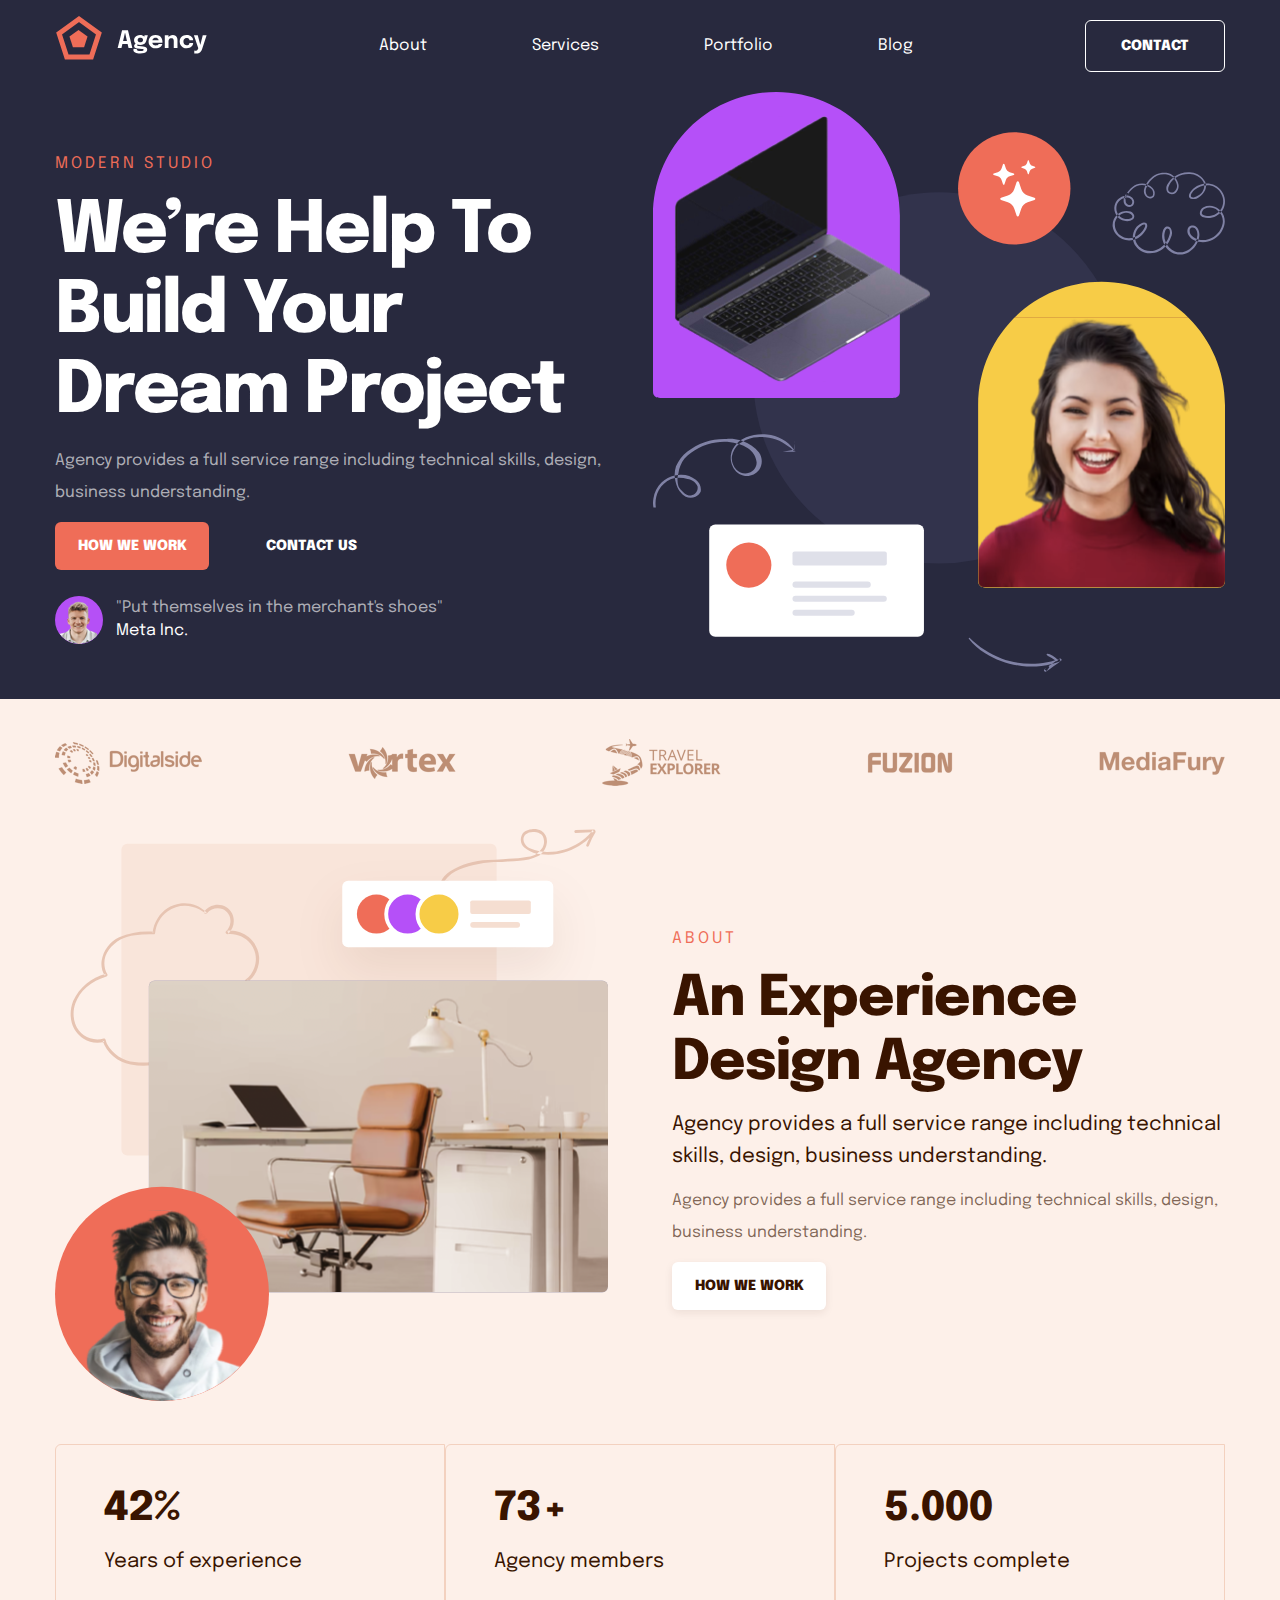
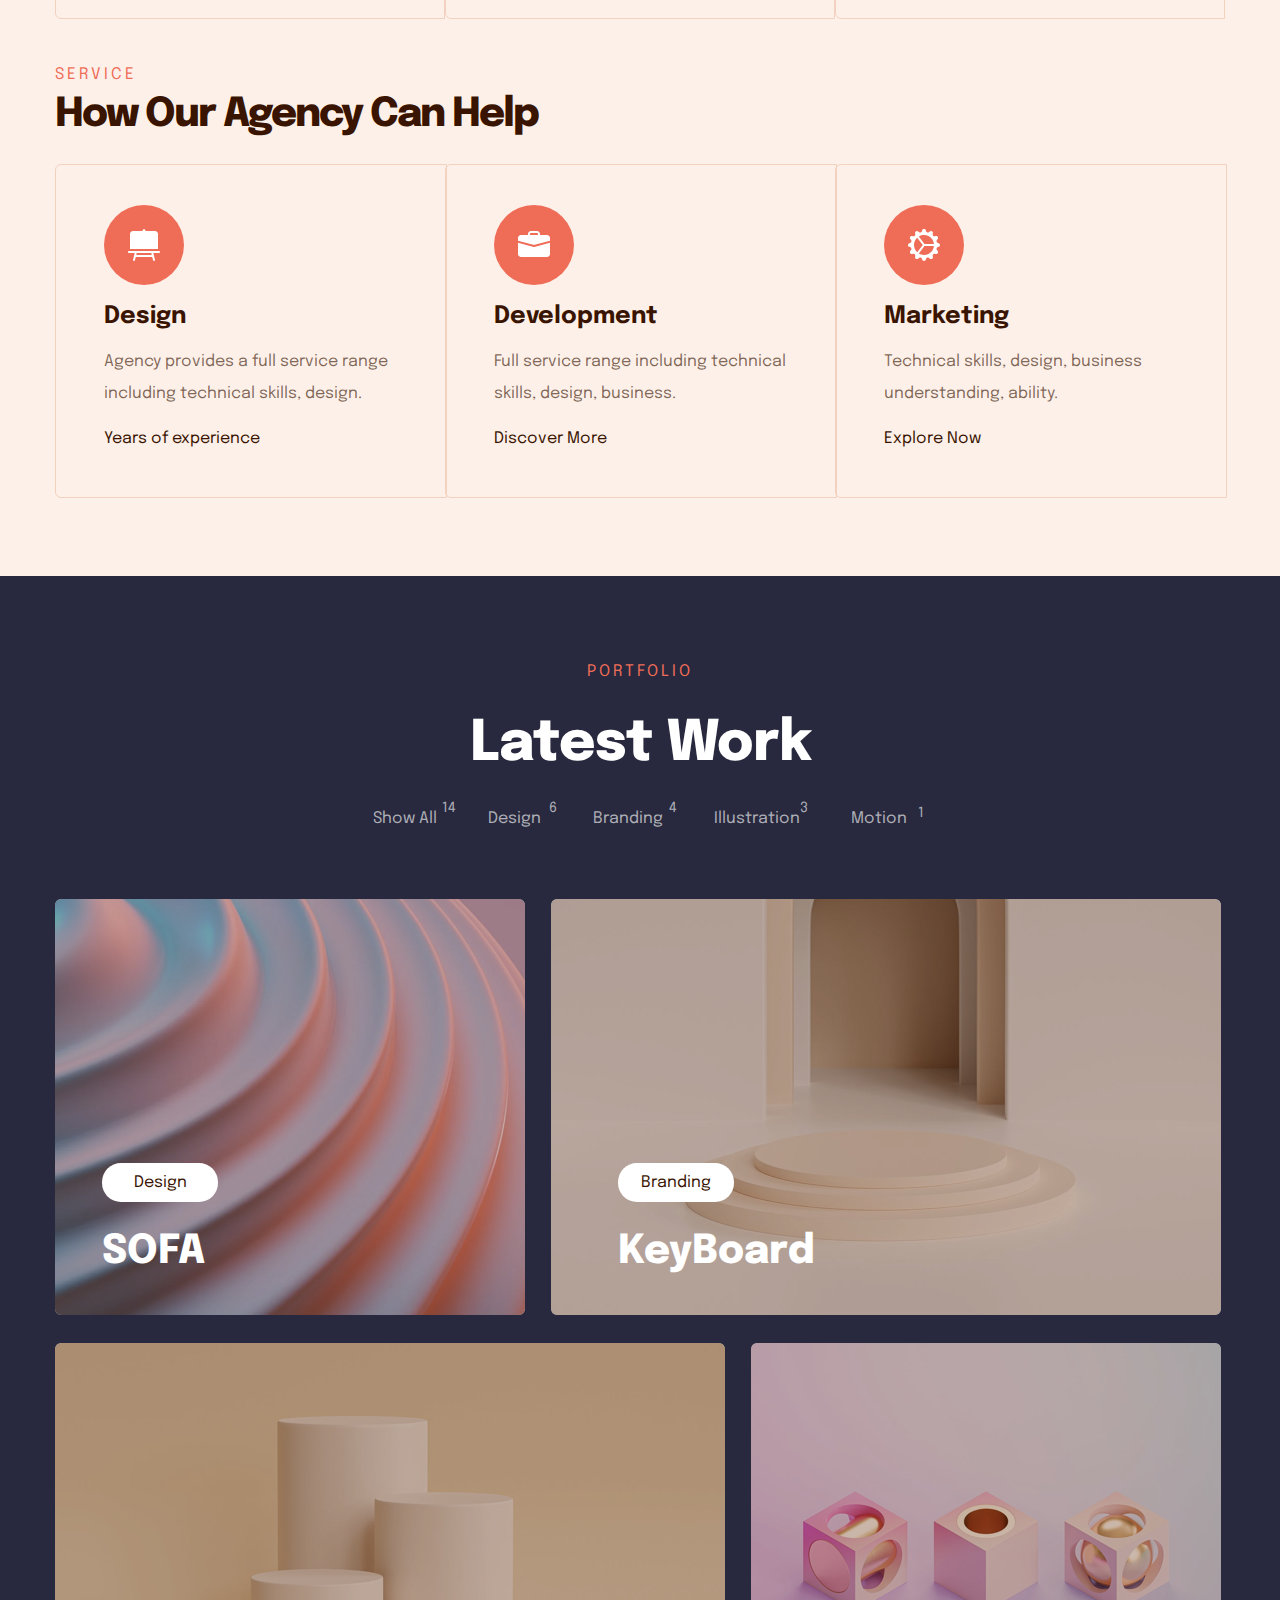
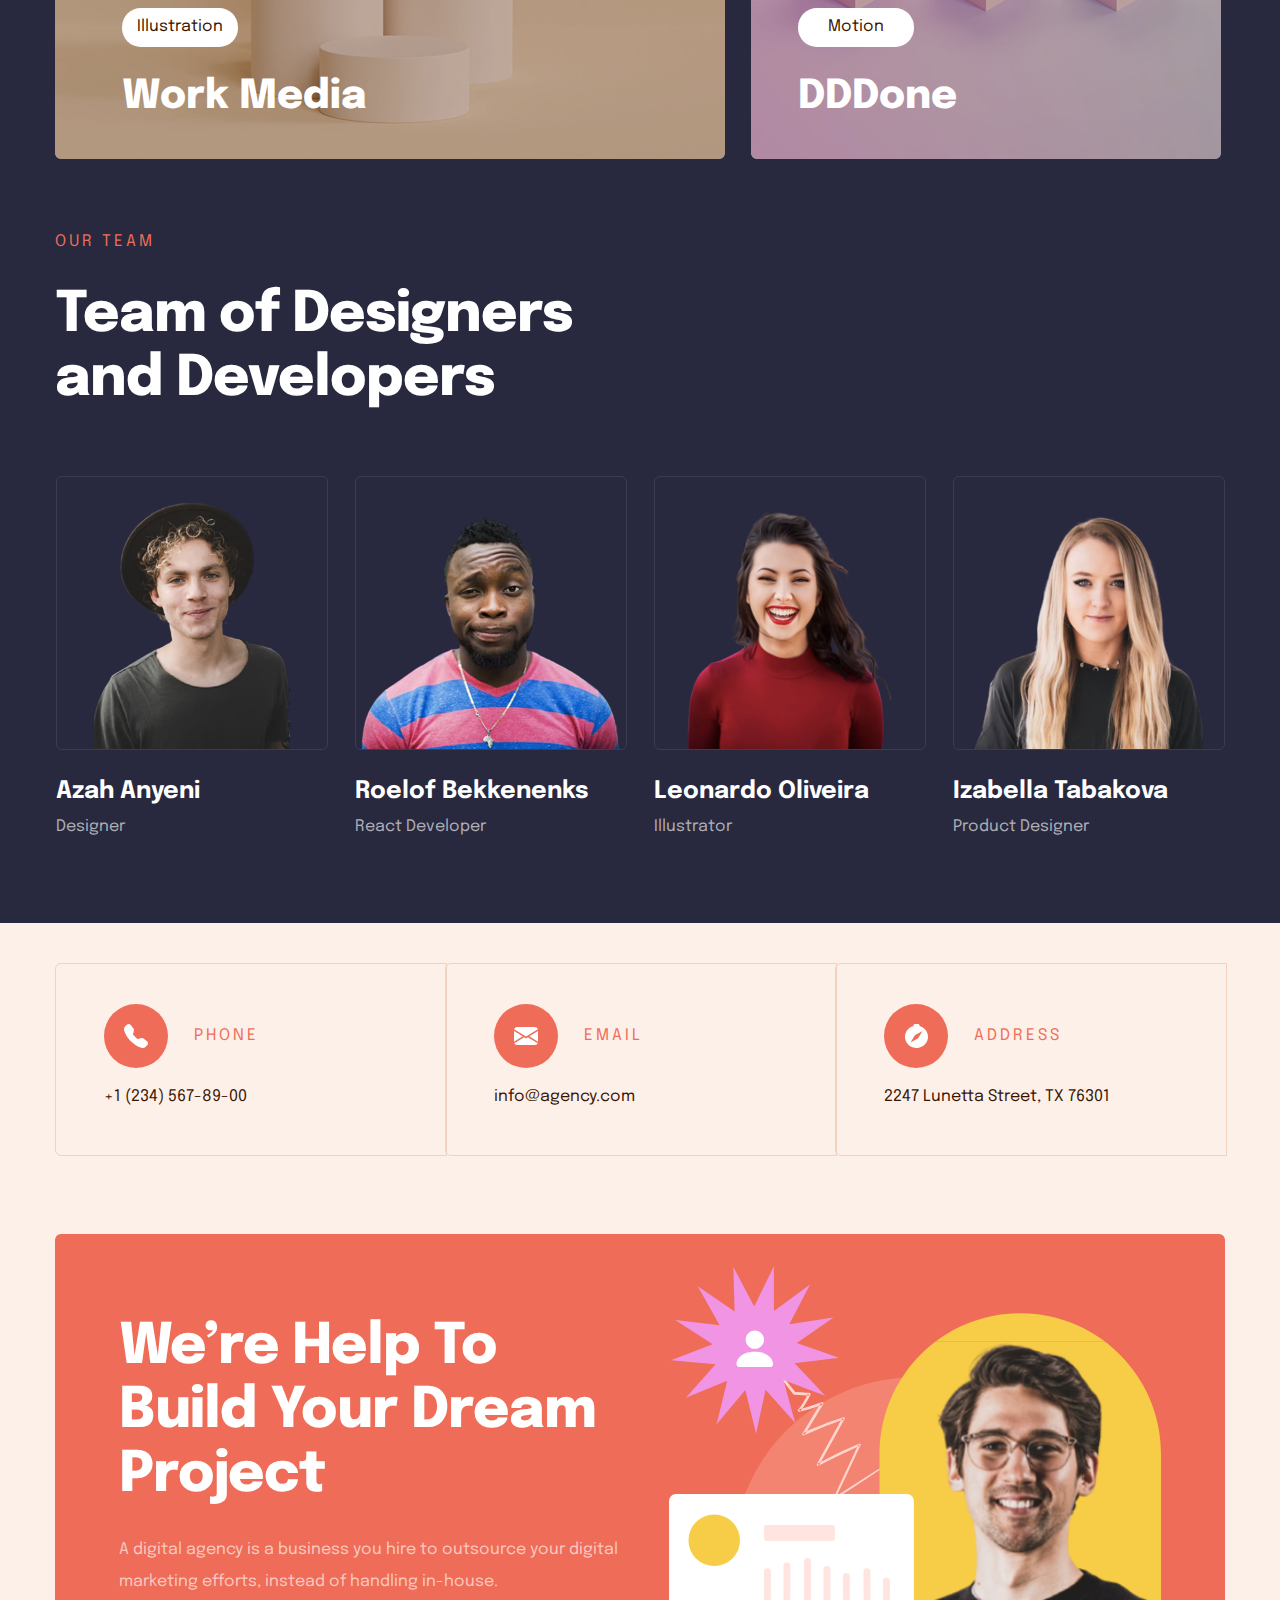
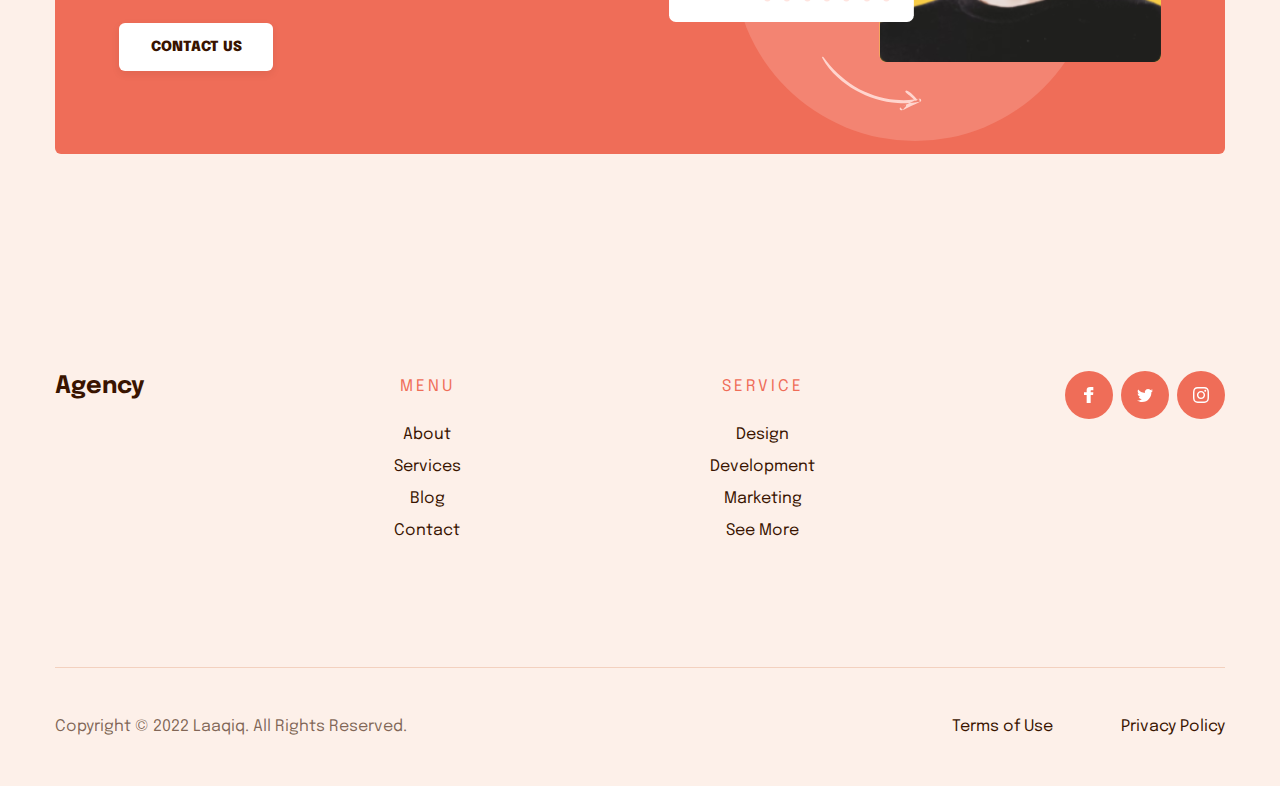
<file: index.html>
<!DOCTYPE html>
<html lang="en">
<head>
    <meta charset="UTF-8">
    <meta http-equiv="X-UA-Compatible" content="IE=edge">
    <meta name="viewport" content="width=device-width, initial-scale=1.0">
    <link rel="stylesheet" href="./reset.css">
    <link rel="stylesheet" href="./css/MainPage/MainPage.css">    
    <link rel="preconnect" href="https://fonts.googleapis.com">
    <link rel="preconnect" href="https://fonts.gstatic.com" crossorigin>
    <link href="https://fonts.googleapis.com/css2?family=Epilogue:wght@400;600;700;800&family=Montserrat:wght@400;600;800&display=swap" rel="stylesheet">
    <title>Agency</title>
</head>
<body>
    <header class="header">
        <nav>
            <a href="/index.html">
              <img src="icons/about/logo.svg" alt="" />
            </a>
            <ul class="nav-items">
              <li><a href="/about.html">About</a></li>
              <li><a href="/services.html">Services</a></li>
              <li><a href="/Portfolio.html">Portfolio</a></li>
              <li><a href="/blog.html">Blog</a></li>
            </ul>
            <a href="" class="link-contact">CONTACT</a>
            <img
              src="icons/about/menu.svg"
              alt=""
              class="burger-menu"
              id="burger"/>
              <ul id="submenu" class="nav-items-burger-menu">
                <li><a href="/about.html">About</a></li>
                <li><a href="/services.html">Services</a></li>
                <li><a href="/pricing.html">Pricing</a></li>
                <li><a href="/blog.html">Blog</a></li>
              </ul>
          </nav>
    </header>

    <section class="section section1">
        <div class="section__container section1__container">
            <div class="section1__container-wrapper">
                <div class="section1__container-wrapper_text">
                    <div class="text__after">
                        <h1>Modern Studio</h1>
                    </div>
                    <div class="text__title">
                        <h1>We’re Help To Build Your Dream Project</h1>
                    </div>
                    <div class="text__desc">
                        <p>Agency provides a full service range including technical skills, design, business understanding.</p>
                    </div>
                    <div class="text__but">
                        <form action="">
                            <button class="text__but-info">How We Work</button>
                            <button class="text__but-contact">Contact Us</button>
                        </form>
                    </div>
                    <div class="text__comment">
                        <div class="text__comment-img">
                            <img src="./icons/MainPage/Bitmap.svg" >
                        </div>
                        <div class="text__comment-img">
                            <p>"Put themselves in the merchant's shoes"</p>
                            <h1>Meta Inc.</h1>
                        </div>
                    </div>
                </div>

                <div class="section1__container-wrapper_image">
                    <img src="./icons/MainPage/pic.svg" width="100%" >
                </div>
            </div>
        </div>
    </section>

    <section class="section">
        <div class="section__container section__container-pad">
            <div class="section2__container-wrapper">
                <div class="section2__container-wrapper_item">
                    <img src="./icons/MainPage/Brand/Bitmap.svg" >
                </div>
                <div class="section2__container-wrapper_item">
                    <img src="./icons/MainPage/Brand/Bitmap-1.svg" >
                </div>
                <div class="section2__container-wrapper_item">
                    <img src="./icons/MainPage/Brand/Bitmap-2.svg" >
                </div>
                <div class="section2__container-wrapper_item">
                    <img src="./icons/MainPage/Brand/Bitmap-3.svg" >
                </div>
                <div class="section2__container-wrapper_item section2__container-wrapper_item-last">
                    <img src="./icons/MainPage/Brand/Bitmap-4.svg" >
                </div>
            </div>
        </div>
    </section>

    <section class="section">
        <div class="section__container section__container-pad">
            <div class="section3__container-wrapper">
                <div class="section1__container-wrapper_image">
                    <img src="./icons/MainPage/pic2.svg" width="100%" >
                </div>

                <div class="section1__container-wrapper_text section2__container-wrapper_text">
                    <div class="text__after">
                        <h1>About</h1>
                    </div>
                    <div class="text__title">
                        <h1>An Experience Design Agency</h1>
                    </div>                    
                    <div class="text__desc1">
                        <p>Agency provides a full service range including technical skills, design, business understanding.</p>
                    </div>
                    <div class="text__desc2">
                        <p>Agency provides a full service range including technical skills, design, business understanding.</p>
                    </div>
                    <div class="text__but">
                        <form action="">
                            <button class="text__but-info">How We Work</button>
                        </form>
                    </div>
                </div>
            </div>
        </div>
    </section>
    
    <section class="section">
        <div class="section__container section__container-pad">
            <div class="section4__container-wrapper">
                <div class="section4__container-wrapper_item">
                    <div class="section4__container-wrapper_item-title">
                        <h1>42%</h1>
                    </div>
                    <div class="section4__container-wrapper_item-desc">
                        <p>Years of experience</p>
                    </div>
                </div>
                <div class="section4__container-wrapper_item">
                    <div class="section4__container-wrapper_item-title">
                        <h1>73+</h1>
                    </div>
                    <div class="section4__container-wrapper_item-desc">
                        <p>Agency members</p>
                    </div>
                </div>
                <div class="section4__container-wrapper_item section4__container-wrapper_item-last">
                    <div class="section4__container-wrapper_item-title">
                        <h1>5.000</h1>
                    </div>
                    <div class="section4__container-wrapper_item-desc">
                        <p>Projects complete</p>
                    </div>
                </div>
            </div>
        </div>
    </section>

    <section class="section">
        <div class="section__container section__container-pad">
            <div class="section5__container-wrapper">
                <div class="section5__container-wrapper_title">
                    <div class="text__after">
                        <h1>Service</h1>
                    </div>
                    <div class="text__title">
                        <h1>How Our Agency Can Help</h1>
                    </div>
                </div>
                <div class="section5__container-wrapper_grid">
                    <div class="section4__container-wrapper_item">
                        <div class="section4__container-wrapper_item-image">
                            <img src="./icons/MainPage/Group 3.svg" >
                        </div>
                        <div class="section4__container-wrapper_item-title">
                            <h1>Design</h1>
                        </div>
                        <div class="section4__container-wrapper_item-desc1">
                            <p>Agency provides a full service range including technical skills, design.</p>
                        </div>
                        <div class="section4__container-wrapper_item-desc">
                            <p>Years of experience</p>
                        </div>
                    </div>
                    <div class="section4__container-wrapper_item">
                        <div class="section4__container-wrapper_item-image">
                            <img src="./icons/MainPage/Group 4.svg" >
                        </div>
                        <div class="section4__container-wrapper_item-title">
                            <h1>Development</h1>
                        </div>
                        <div class="section4__container-wrapper_item-desc1">
                            <p>Full service range including technical skills, design, business.</p>
                        </div>
                        <div class="section4__container-wrapper_item-desc">
                            <p>Discover More</p>
                        </div>
                    </div>
                    <div class="section4__container-wrapper_item section4__container-wrapper_item-last">
                        <div class="section4__container-wrapper_item-image">
                            <img src="./icons/MainPage/Group 5.svg">
                        </div>
                        <div class="section4__container-wrapper_item-title">
                            <h1>Marketing</h1>
                        </div>
                        <div class="section4__container-wrapper_item-desc1">
                            <p>Technical skills, design, business understanding, ability.</p>
                        </div>
                        <div class="section4__container-wrapper_item-desc">
                            <p>Explore Now</p>
                        </div>
                    </div>
                </div>                
            </div>
        </div>
    </section>
    
    <section class="section section1">
        <div class="section__container">
            <div class="section6__container-wrapper">
                <div class="section6__container-wrapper_portfolio">
                    <div class="wrapper_portfolio-header">
                        <div class="wrapper_portfolio-header_after">
                            <h1>Portfolio</h1>
                        </div>
                        <div class="wrapper_portfolio-header_title">
                            <h1>Latest Work</h1>
                        </div>
                        <div class="wrapper_portfolio-header_menu">
                            <menu>
                                <ul class="wrapper_portfolio-header_menu-list">
                                    <li class="header_menu-list_before1"><a href="#" class="wrapper_portfolio-header_menu-list_link">Show All</a></li>
                                    <li class="header_menu-list_before2"><a href="#" class="wrapper_portfolio-header_menu-list_link">Design</a></li>
                                    <li class="header_menu-list_before3"><a href="#" class="wrapper_portfolio-header_menu-list_link">Branding</a></li>
                                    <li class="header_menu-list_before4"><a href="#" class="wrapper_portfolio-header_menu-list_link">Illustration</a></li>
                                    <li class="header_menu-list_before5"><a href="#" class="wrapper_portfolio-header_menu-list_link">Motion</a></li>
                                </ul>
                            </menu>
                        </div>
                    </div>
                    <div class="wrapper_portfolio-grid">
                        <div class="wrapper_portfolio-grid1">
                            <div class="wrapper_portfolio-grid_item">
                                <img src="./icons/MainPage/portfolio/Bitmap.svg" width="100%">
    
                                <div class="wrapper_portfolio-grid_item-text">
                                    <button class="wrapper_portfolio-grid_item-text_tag">
                                        <p>Design</p>
                                    </button>
                                    <div class="wrapper_portfolio-grid_item-text_title">
                                        <h1>SOFA</h1>
                                    </div>
                                </div>
                            </div>
                            <div class="wrapper_portfolio-grid_item">
                                <img src="./icons/MainPage/portfolio/Bitmap-1.svg" width="100%">
    
                                <div class="wrapper_portfolio-grid_item-text">
                                    <button class="wrapper_portfolio-grid_item-text_tag">
                                        <p>Branding</p>
                                    </button>
                                    <div class="wrapper_portfolio-grid_item-text_title">
                                        <h1>KeyBoard</h1>
                                    </div>
                                </div>
                            </div>
                        </div>
                        <div class="wrapper_portfolio-grid2">
                            <div class="wrapper_portfolio-grid_item">
                                <img src="./icons/MainPage/portfolio/Bitmap-2.svg" width="100%">
    
                                <div class="wrapper_portfolio-grid_item-text">
                                    <button class="wrapper_portfolio-grid_item-text_tag">
                                        <p>Illustration</p>
                                    </button>
                                    <div class="wrapper_portfolio-grid_item-text_title">
                                        <h1>Work Media</h1>
                                    </div>
                                </div>
                            </div>
                            <div class="wrapper_portfolio-grid_item">
                                <img src="./icons/MainPage/portfolio/Bitmap-3.svg" width="100%">
    
                                <div class="wrapper_portfolio-grid_item-text">
                                    <button class="wrapper_portfolio-grid_item-text_tag">
                                        <p>Motion</p>
                                    </button>
                                    <div class="wrapper_portfolio-grid_item-text_title">
                                        <h1>DDDone</h1>
                                    </div>
                                </div>
                            </div>
                        </div>
                    </div>
                </div>
                <div class="section6__container-wrapper_teamDesigners">
                    <div class="wrapper_portfolio-header">
                        <div class="wrapper_portfolio-header_after">
                            <h1>Our Team</h1>
                        </div>
                        <div class="wrapper_portfolio-header_title">
                            <h1>Team of Designers and Developers</h1>
                        </div>
                    </div>
                        <div class="team-container">
                            <div class="character-container">
                              <div class="border-container-character">
                                <img src="img/about/people-1.png" alt="" class="people" />
                              </div>
                              <h4 class="name-character">Azah Anyeni</h4>
                              <p>Designer</p>
                            </div>
                            <div class="character-container">
                              <div class="border-container-character">
                                <img src="img/about/people-2.png" alt="" class="people" />
                              </div>
                              <h4 class="name-character">Roelof Bekkenenks</h4>
                              <p>React Developer</p>
                            </div>
                            <div class="character-container">
                              <div class="border-container-character">
                                <img src="img/about/people-3.png" alt="" class="people" />
                              </div>
                              <h4 class="name-character">Leonardo Oliveira</h4>
                              <p>Illustrator</p>
                            </div>
                            <div class="character-container">
                              <div class="border-container-character">
                                <img src="img/about/people-4.png" alt="" class="people" />
                              </div>
                              <h4 class="name-character">Izabella Tabakova</h4>
                              <p>Product Designer</p>
                            </div>
                        </div>           
                </div>
            </div>
        </div>
    </section>

    <section class="section">
        <div class="section__container section__container-pad">
            <div class="section5__container-wrapper">
                
                <div class="section5__container-wrapper_grid">
                    <div class="section4__container-wrapper_item">
                        <div class="section4__container-wrapper_item-image section8__container-wrapper_item-image">
                            <img src="./icons/MainPage/Group 6.svg">
                            <h1 class="section4__container-wrapper_item-image_ttl">Phone</h1>
                        </div>
                        <div class="section4__container-wrapper_item-desc">
                            <p>+1 (234) 567-89-00</p>
                        </div>
                    </div>
                    <div class="section4__container-wrapper_item">
                        <div class="section4__container-wrapper_item-image section8__container-wrapper_item-image">
                            <img src="./icons/MainPage/Group 7.svg">
                            <h1 class="section4__container-wrapper_item-image_ttl">EMail</h1>
                        </div>
                        <div class="section4__container-wrapper_item-desc">
                            <p>info@agency.com</p>
                        </div>
                    </div>
                    <div class="section4__container-wrapper_item">
                        <div class="section4__container-wrapper_item-image section8__container-wrapper_item-image">
                            <img src="./icons/MainPage/Group 8.svg">
                            <h1 class="section4__container-wrapper_item-image_ttl">Address</h1>
                        </div>
                        <div class="section4__container-wrapper_item-desc">
                            <p>2247 Lunetta Street, TX 76301</p>
                        </div>
                    </div>
                </div>                
            </div>
        </div>
    </section>

    <section class="section">
        <div class="section__container">
            <div class="section8__container-template">
                <div class="section8__container-template-block">
                    <div class="section8__container-template_text">
                        <div class="template_text-title">
                            <h1>We’re Help To Build Your Dream Project</h1>
                        </div>
                        <div class="template_text-desc">
                            <p>A digital agency is a business you hire to outsource your digital marketing efforts, instead of handling in-house.</p>
                        </div>
                        <div class="template_text-but">
                            <form action="">
                                <button>Contact Us</button>
                            </form>
                        </div>
                    </div>
                    <div class="section8__container-template_image">
                        <img src="./icons/MainPage/pic3.svg" width="100%">
                    </div>
                </div>
            </div>
        </div>
    </section>

    <footer>
        <div class="container">
          <div class="container-footer">
            <h4 class="agency-title">Agency</h4>
            <div>
              <h5>Menu</h5>
              <ul class="footer-menu">
                <li><a href="/about.html">About</a></li>
                <li><a href="/services.html">Services</a></li>
                <li><a href="/services.html">Blog</a></li>
                <li><a href="/services.html">Contact</a></li>
              </ul>
            </div>
            <div>
              <h5>Service</h5>
              <ul class="footer-service">
                <li><a href="/services.html">Design</a></li>
                <li><a href="/services.html">Development</a></li>
                <li><a href="/services.html">Marketing</a></li>
                <li><a href="/services.html">See More</a></li>
              </ul>
            </div>
            <ul class="footer-social">
              <li>
                <a href="/"><img src="icons/about/facebook.svg" alt="" /></a>
              </li>
              <li>
                <a href="/"><img src="icons/about/twitter.svg" alt="" /></a>
              </li>
              <li>
                <a href="/"><img src="icons/about/insta.svg" alt="" /></a>
              </li>
            </ul>
          </div>
          <div class="line"></div>
          <div class="copyright-container">
            <div><p>Copyright © 2022 Laaqiq. All Rights Reserved.</p></div>
            <div class="terms-privacy-container">
              <span>Terms of Use</span>
              <span>Privacy Policy</span>
            </div>
          </div>
        </div>
      </footer>
</body>
</html>
</file>
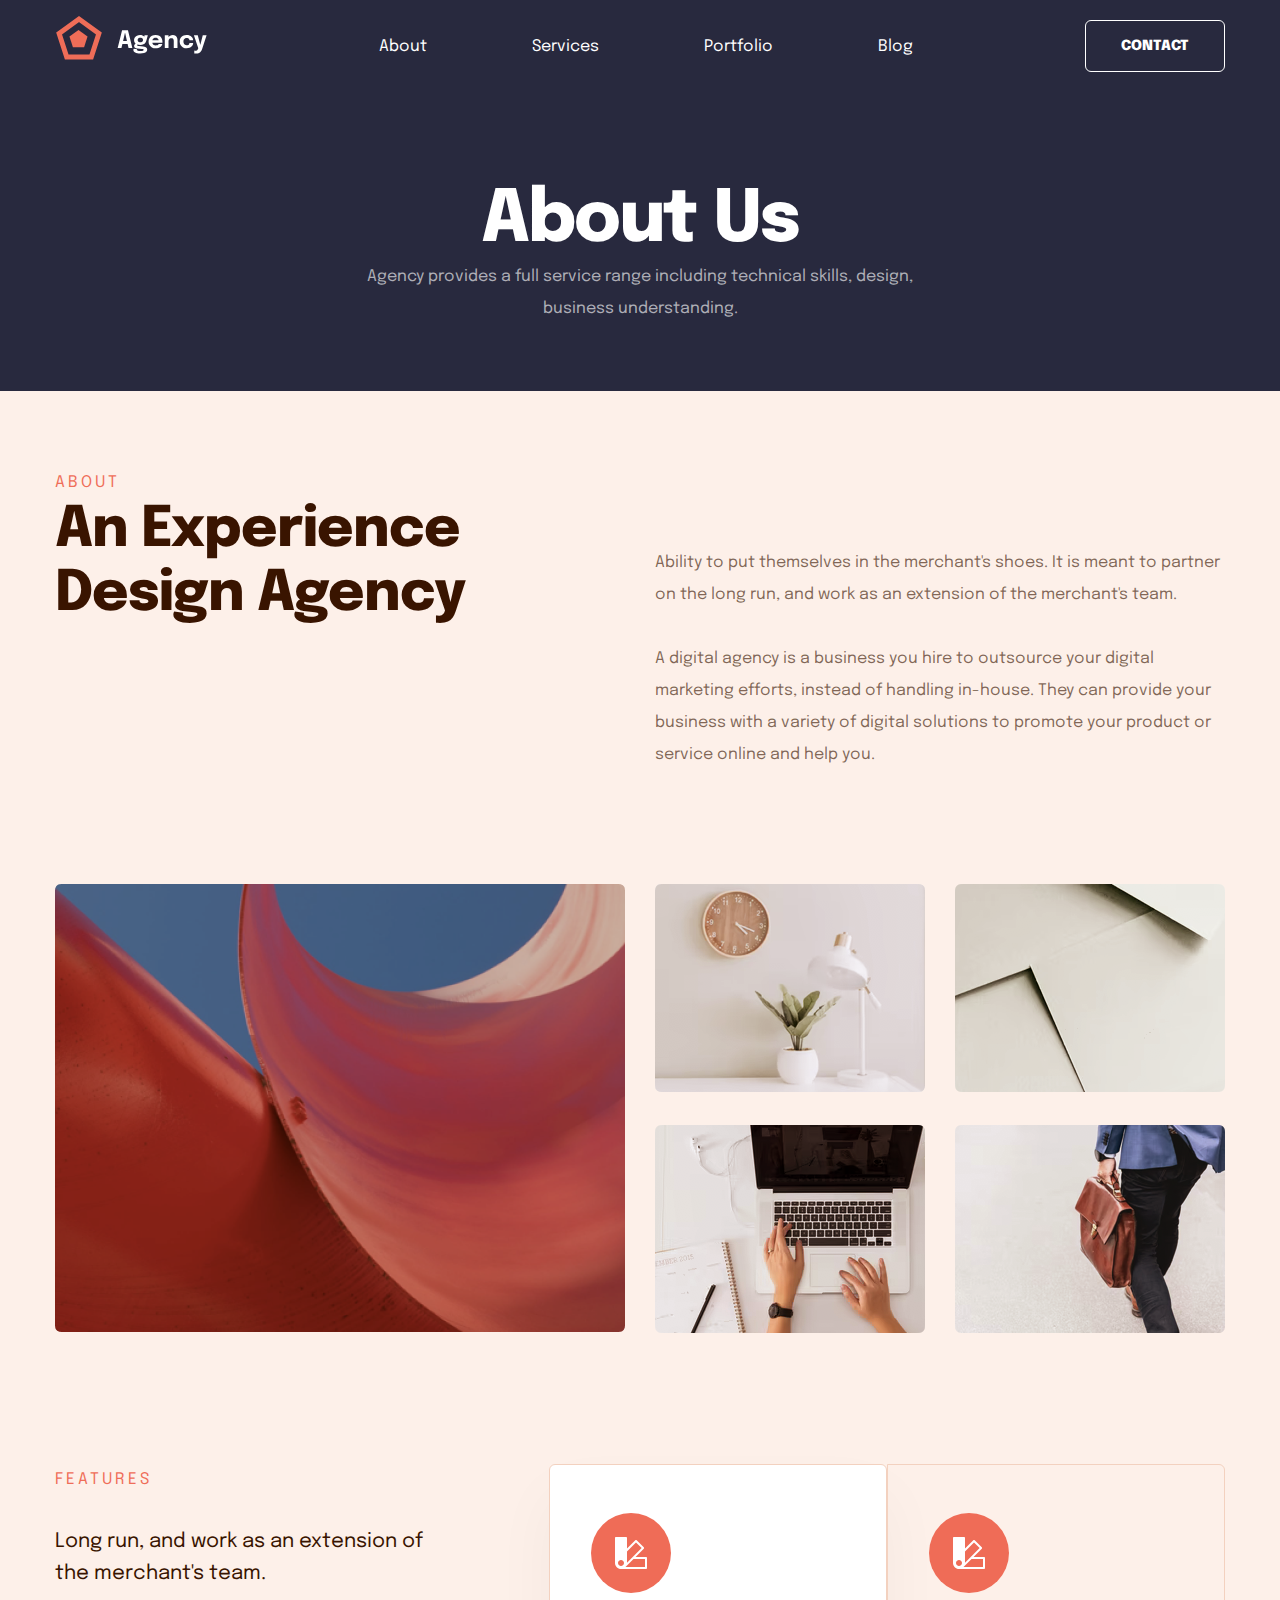
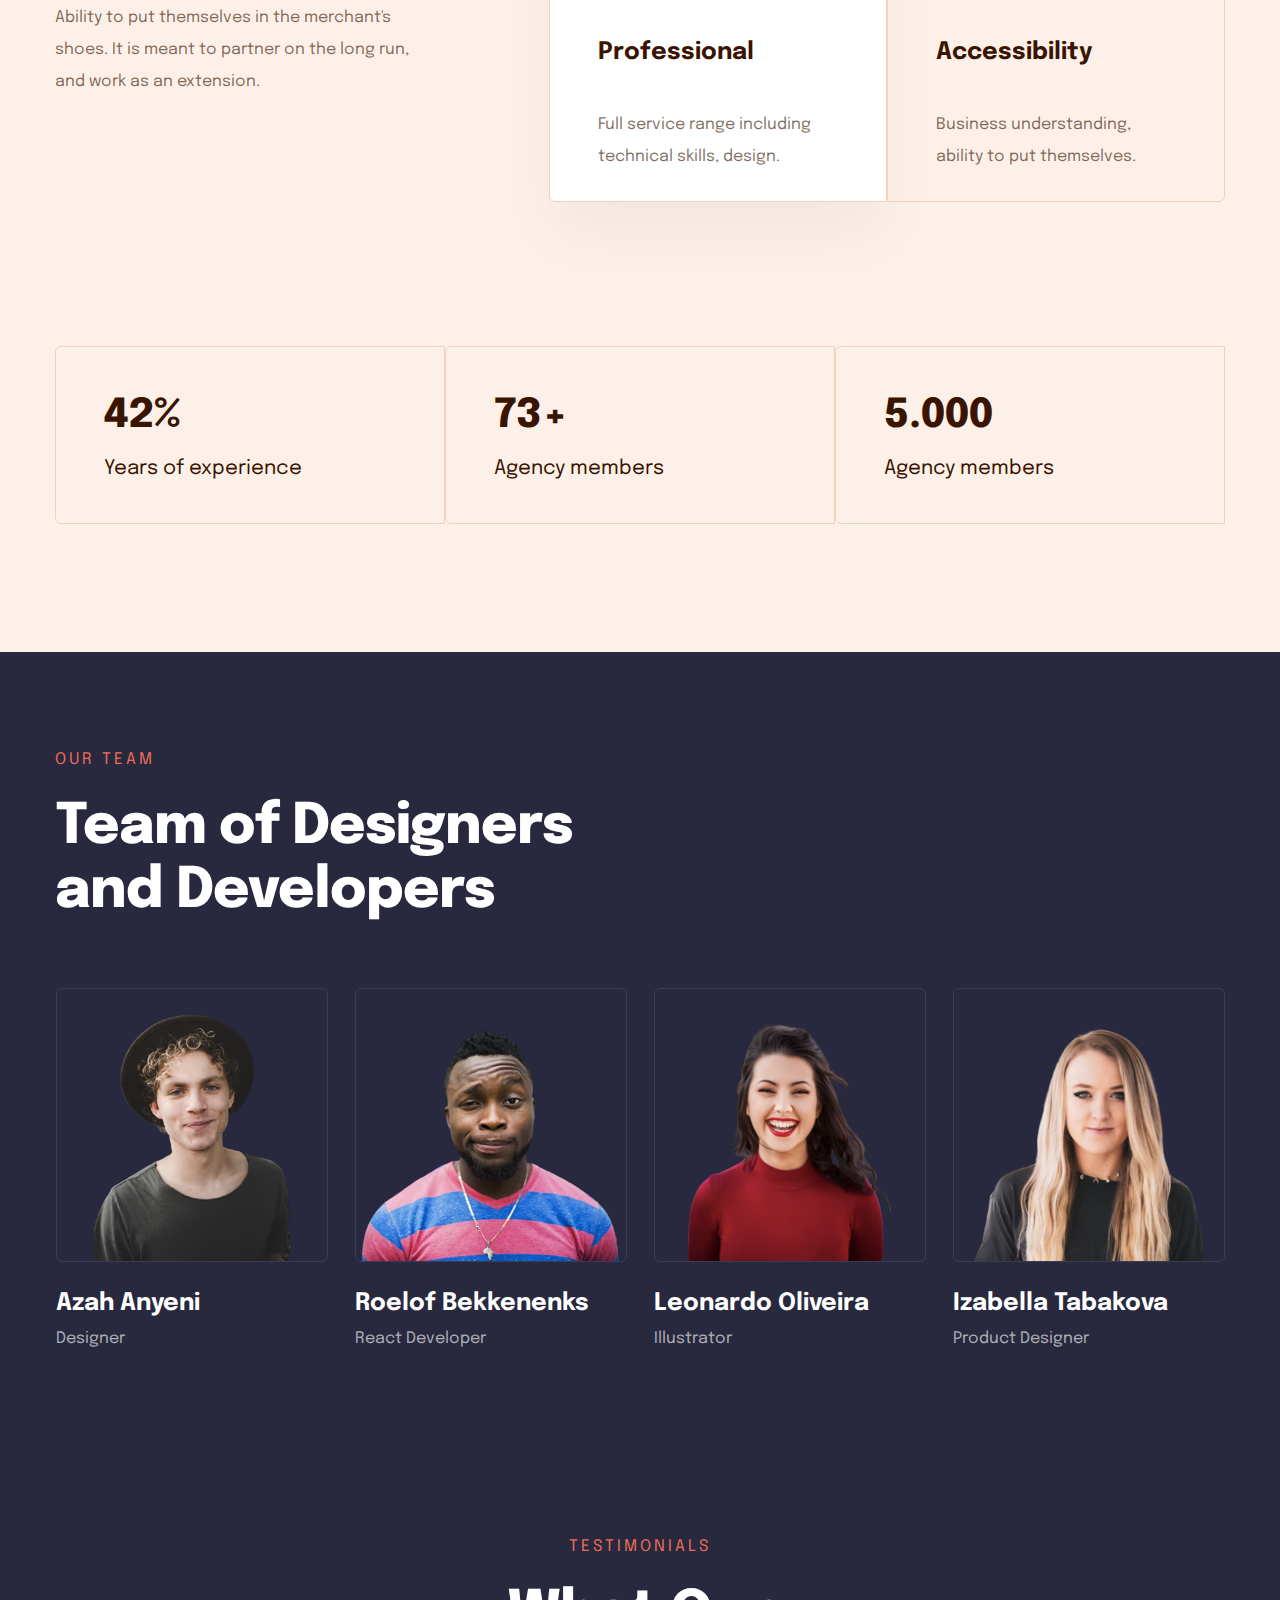
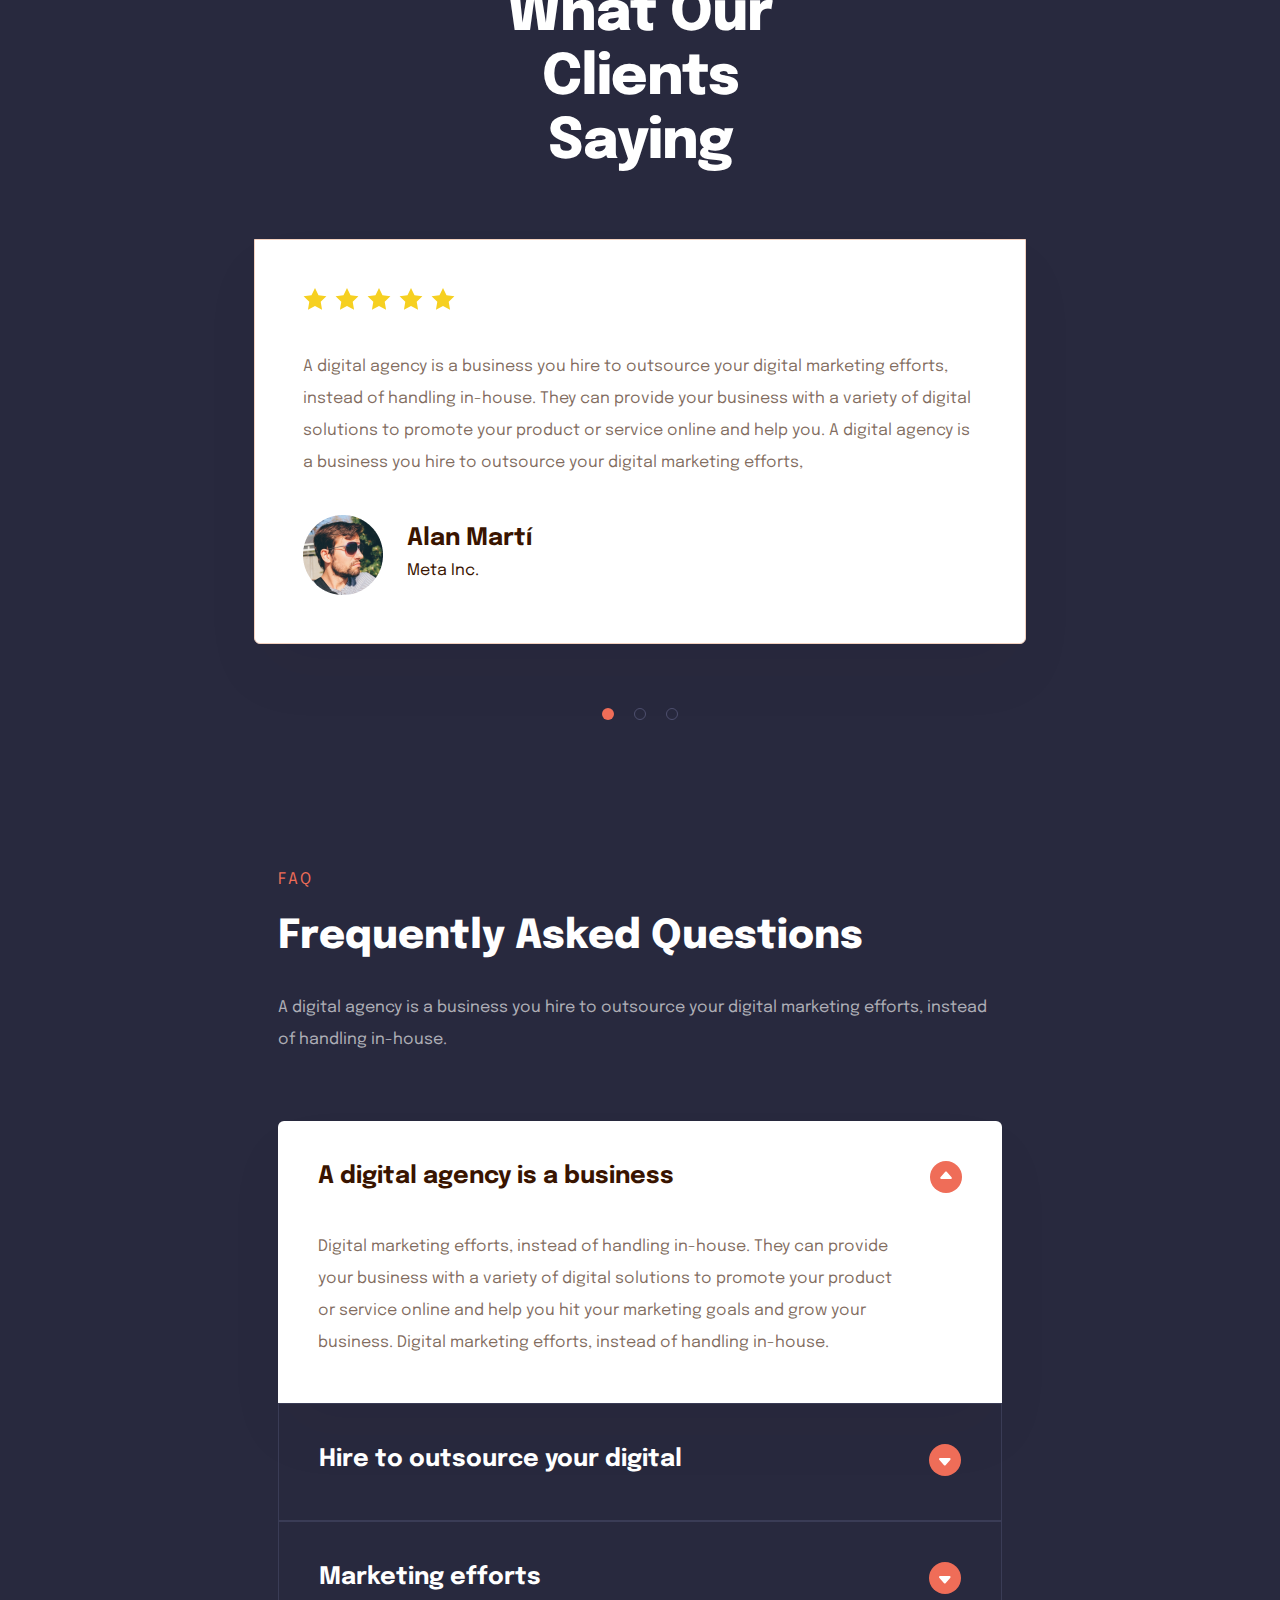
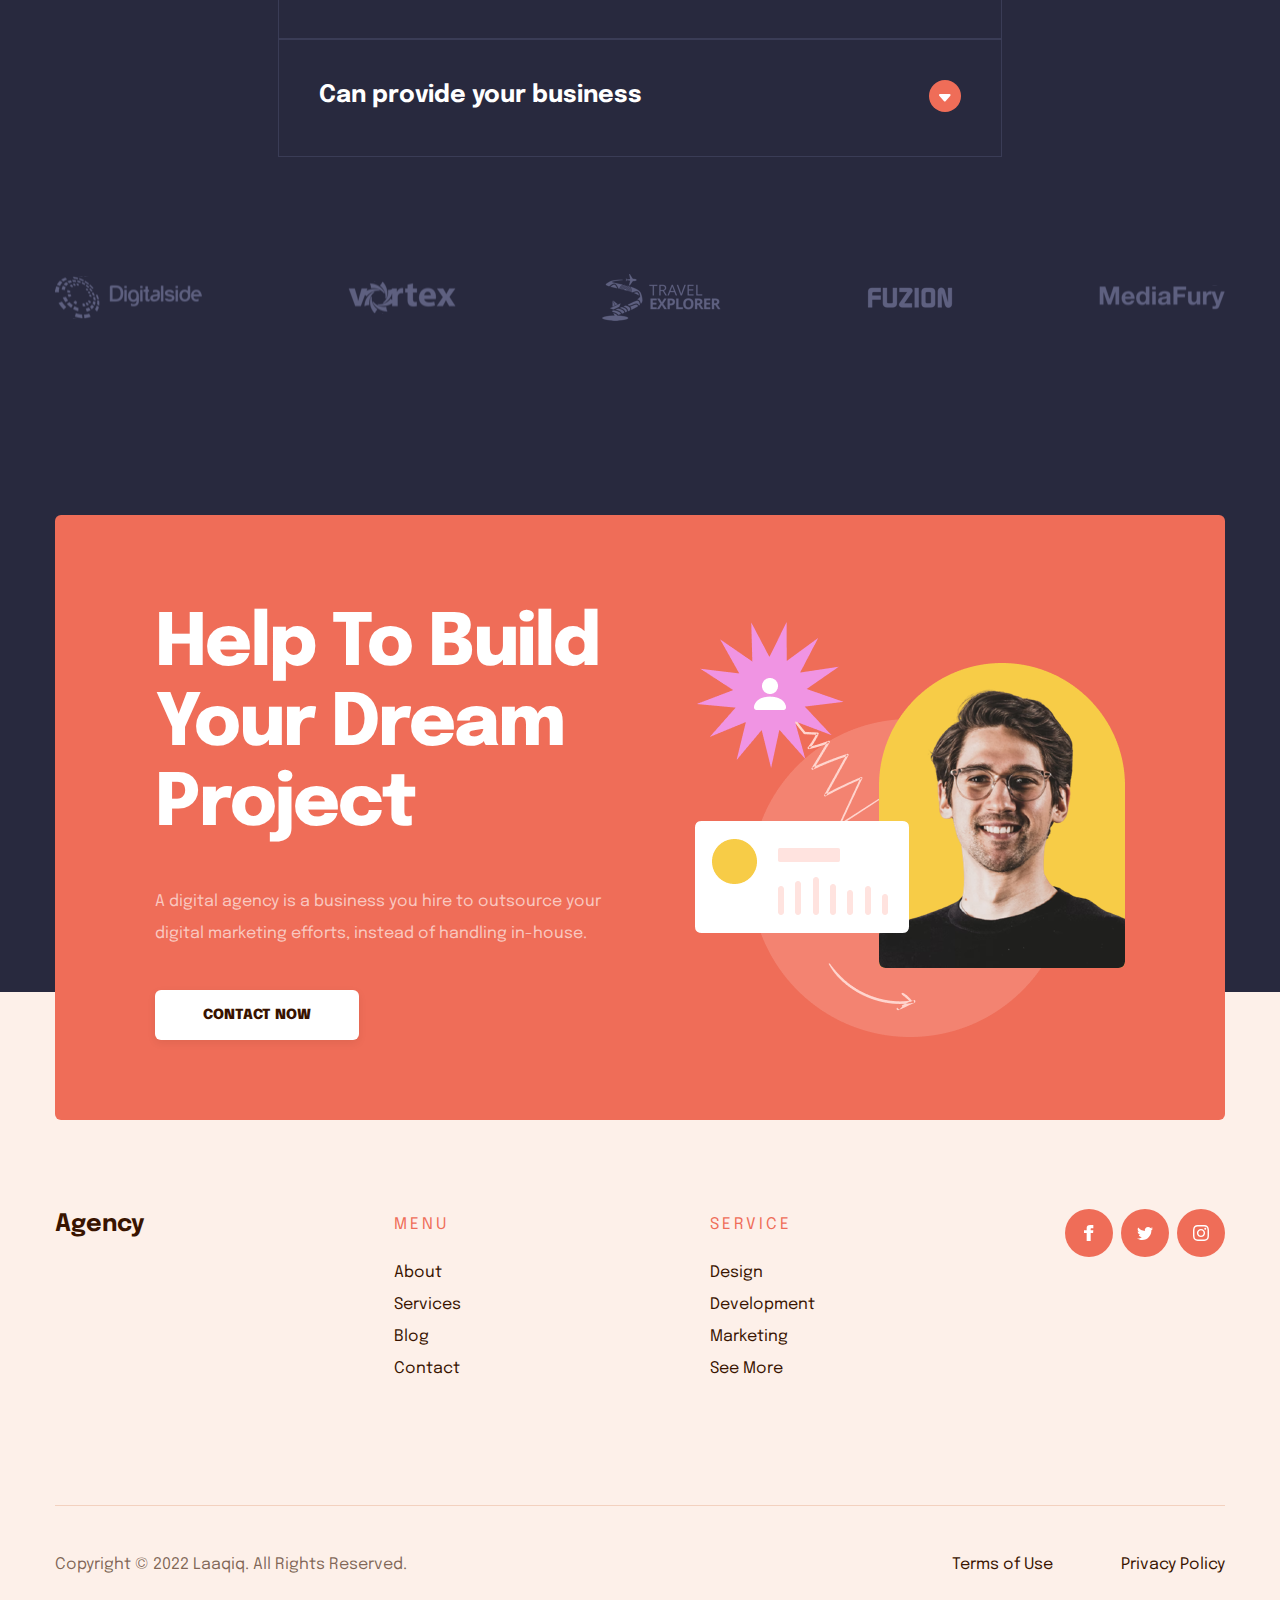
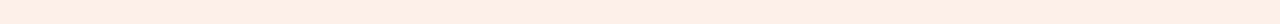
<file: about.html>
<!DOCTYPE html>
<html lang="en">
  <head>
    <meta charset="UTF-8" />
    <meta name="viewport" content="width=device-width, initial-scale=1.0" />
    <title>About Us</title>
    <link rel="preconnect" href="https://fonts.googleapis.com" />
    <link rel="preconnect" href="https://fonts.gstatic.com" crossorigin />
    <link
      href="https://fonts.googleapis.com/css2?family=Epilogue:ital,wght@0,100;0,200;0,300;0,400;0,500;0,600;0,700;0,800;0,900;1,100;1,200;1,300;1,400;1,500;1,600;1,700;1,800;1,900&family=Inter:wght@100;200;300;400;500;600;700;800;900&display=swap"
      rel="stylesheet" />
    <link rel="stylesheet" href="reset.css" />
    <link rel="stylesheet" href="css/about/style.css" />
  </head>
  <body>
    <header>
      <nav>
        <a href="/index.html">
          <img src="icons/about/logo.svg" alt="" />
        </a>
        <ul class="nav-items">
          <li><a href="/about.html">About</a></li>
          <li><a href="/services.html">Services</a></li>
          <li><a href="/Portfolio.html">Portfolio</a></li>
          <li><a href="/blog.html">Blog</a></li>
        </ul>
        <a href="" class="link-contact">CONTACT</a>
        <img
          src="icons/about/menu.svg"
          alt=""
          class="burger-menu"
          id="burger" />
        <ul id="submenu" class="nav-items-burger-menu">
          <li><a href="/about.html">About</a></li>
          <li><a href="/services.html">Services</a></li>
          <li><a href="/pricing.html">Pricing</a></li>
          <li><a href="/blog.html">Blog</a></li>
        </ul>
      </nav>

      <div class="container-title-section">
        <div class="container-title">
          <h1>About Us</h1>
          <p class="title-information">
            Agency provides a full service range including technical skills,
            design, business understanding.
          </p>
        </div>
      </div>
    </header>
    <main>
      <section class="An-Experience-Design-Agency">
        <div class="container">
          <div class="container-info">
            <div>
              <h5>ABOUT</h5>
              <h2 class="An-Experience-Design-Agency-title">
                An Experience Design Agency
              </h2>
            </div>
            <div>
              <p class="An-Experience-Design-Agency-info">
                Ability to put themselves in the merchant's shoes. It is meant
                to partner on the long run, and work as an extension of the
                merchant's team.<br /><br />A digital agency is a business you
                hire to outsource your digital marketing efforts, instead of
                handling in-house. They can provide your business with a variety
                of digital solutions to promote your product or service online
                and help you.
              </p>
            </div>
          </div>

          <div class="container-images">
            <div>
              <img
                src="img/about/Design-Agency-img1.png"
                alt=""
                class="Design-Agency-img1" />
            </div>
            <div class="container-images-collection">
              <div>
                <img
                  src="img/about/Design-Agency-img2.png"
                  alt=""
                  class="img-about" />
              </div>
              <div>
                <img
                  src="img/about/Design-Agency-img3.png"
                  alt=""
                  class="img-about" />
              </div>
              <div>
                <img
                  src="img/about/Design-Agency-img4.png"
                  alt=""
                  class="img-about" />
              </div>
              <div>
                <img
                  src="img/about/Design-Agency-img5.png"
                  alt=""
                  class="img-about" />
              </div>
            </div>
          </div>

          <div class="container-features">
            <div>
              <h5>Features</h5>
              <p class="quote-features">
                Long run, and work as an extension of the merchant's team.
              </p>
              <p class="ability-features">
                Ability to put themselves in the merchant's shoes. It is meant
                to partner on the long run, and work as an extension.
              </p>
            </div>
            <div class="container-features-items">
              <div class="container-professional">
                <img
                  src="icons/about/professional.svg"
                  alt=""
                  class="professional-img" />
                <h4>Professional</h4>
                <p class="professional-about">
                  Full service range including technical skills, design.
                </p>
              </div>
              <div class="container-accessibility">
                <img
                  src="icons/about/professional.svg"
                  alt=""
                  class="professional-img" />
                <h4>Accessibility</h4>
                <p class="professional-about">
                  Business understanding, ability to put themselves.
                </p>
              </div>
            </div>
          </div>

          <div class="container-statistic">
            <div class="container-item-statistic">
              <div class="container-inside-statistic">
                <h3>42%</h3>
                <p class="years-of-experience">Years of experience</p>
              </div>
            </div>
            <div class="container-item-statistic">
              <div class="container-inside-statistic">
                <h3>73+</h3>
                <p class="years-of-experience">Agency members</p>
              </div>
            </div>
            <div class="container-item-statistic">
              <div class="container-inside-statistic">
                <h3>5.000</h3>
                <p class="years-of-experience">Agency members</p>
              </div>
            </div>
          </div>
        </div>
      </section>

      <section class="team-of-designers-and-developers">
        <div class="container">
          <h5>Our Team</h5>
          <h2 class="team-title">Team of Designers and Developers</h2>
          <div class="team-container">
            <div class="character-container">
              <div class="border-container-character">
                <img src="img/about/people-1.png" alt="" class="people" />
              </div>
              <h4 class="name-character">Azah Anyeni</h4>
              <p>Designer</p>
            </div>
            <div class="character-container">
              <div class="border-container-character">
                <img src="img/about/people-2.png" alt="" class="people" />
              </div>
              <h4 class="name-character">Roelof Bekkenenks</h4>
              <p>React Developer</p>
            </div>
            <div class="character-container">
              <div class="border-container-character">
                <img src="img/about/people-3.png" alt="" class="people" />
              </div>
              <h4 class="name-character">Leonardo Oliveira</h4>
              <p>Illustrator</p>
            </div>
            <div class="character-container">
              <div class="border-container-character">
                <img src="img/about/people-4.png" alt="" class="people" />
              </div>
              <h4 class="name-character">Izabella Tabakova</h4>
              <p>Product Designer</p>
            </div>
          </div>
        </div>

        <div class="container-testimonials">
          <h5>Testimonials</h5>
          <h2 class="clients-saying">What Our Clients Saying</h2>
          <div class="container-clients-saying">
            <div class="border-container-clients-saying">
              <img src="icons/about/star.svg" alt="" />
              <p class="customer-comment">
                A digital agency is a business you hire to outsource your
                digital marketing efforts, instead of handling in-house. They
                can provide your business with a variety of digital solutions to
                promote your product or service online and help you. A digital
                agency is a business you hire to outsource your digital
                marketing efforts,
              </p>
              <div class="container-name-customer">
                <img src="img/about/Oval.png" alt="" />
                <div>
                  <h4 class="name-customer">Alan Martí</h4>
                  <p class="place-of-work">Meta Inc.</p>
                </div>
              </div>
            </div>
          </div>
          <img src="icons/about/pins.svg" alt="" />
        </div>

        <div class="container-FAQ">
          <div class="container">
            <h5>Faq</h5>
            <h3 class="asked-questions">Frequently Asked Questions</h3>
            <p class="digital-agency">
              A digital agency is a business you hire to outsource your digital
              marketing efforts, instead of handling in-house.
            </p>
            <div class="container-digital-agency">
              <div class="container-digital-agency-info">
                <div class="container-title-digital-agency">
                  <h4 class="digital-agency-title">
                    A digital agency is a business
                  </h4>
                  <img src="icons/about/up.svg" alt="" />
                </div>
                <div>
                  <p class="digital-agency-info">
                    Digital marketing efforts, instead of handling in-house.
                    They can provide your business with a variety of digital
                    solutions to promote your product or service online and help
                    you hit your marketing goals and grow your business. Digital
                    marketing efforts, instead of handling in-house.
                  </p>
                </div>
              </div>
            </div>
            <div class="container-digital-agency-asked-questions">
              <div class="container-digital-agency-info">
                <div class="container-title-digital-agency-asked-questions">
                  <h4 class="digital-agency-title-asked-questions">
                    Hire to outsource your digital
                  </h4>
                  <img src="icons/about/down.svg" alt="" />
                </div>
              </div>
            </div>
            <div class="container-digital-agency-asked-questions">
              <div class="container-digital-agency-info">
                <div class="container-title-digital-agency-asked-questions">
                  <h4 class="digital-agency-title-asked-questions">
                    Marketing efforts
                  </h4>
                  <img src="icons/about/down.svg" alt="" />
                </div>
              </div>
            </div>
            <div class="container-digital-agency-asked-questions">
              <div class="container-digital-agency-info">
                <div class="container-title-digital-agency-asked-questions">
                  <h4 class="digital-agency-title-asked-questions">
                    Can provide your business
                  </h4>
                  <img src="icons/about/down.svg" alt="" />
                </div>
              </div>
            </div>
          </div>
        </div>

        <div class="companies">
          <div class="container">
            <div class="company-container">
              <img src="icons/about/company-1.svg" alt="" />
              <img src="icons/about/company-2.svg" alt="" />
              <img src="icons/about/company-3.svg" alt="" />
              <img src="icons/about/company-4.svg" alt="" />
              <img src="icons/about/company-5.svg" alt="" />
            </div>
          </div>
        </div>

        <div class="contact-now">
          <div class="container">
            <div class="container-contact-now">
              <div class="border-container-contact-now">
                <div class="container-info-contact">
                  <h1 class="help-contact-now">
                    Help To Build Your Dream Project
                  </h1>
                  <p class="info-contact-now">
                    A digital agency is a business you hire to outsource your
                    digital marketing efforts, instead of handling in-house.
                  </p>
                  <a href="/" class="button-contact-now">Contact Now</a>
                </div>
                <div>
                  <img
                    src="img/about/contact-photo.png"
                    alt=""
                    class="contact-photo" />
                </div>
              </div>
            </div>
          </div>
        </div>
      </section>
    </main>
    <footer>
      <div class="container">
        <div class="container-footer">
          <h4 class="agency-title">Agency</h4>
          <div>
            <h5>Menu</h5>
            <ul class="footer-menu">
              <li><a href="/about.html">About</a></li>
              <li><a href="/services.html">Services</a></li>
              <li><a href="/services.html">Blog</a></li>
              <li><a href="/services.html">Contact</a></li>
            </ul>
          </div>
          <div>
            <h5>Service</h5>
            <ul class="footer-service">
              <li><a href="/services.html">Design</a></li>
              <li><a href="/services.html">Development</a></li>
              <li><a href="/services.html">Marketing</a></li>
              <li><a href="/services.html">See More</a></li>
            </ul>
          </div>
          <ul class="footer-social">
            <li>
              <a href="/"><img src="icons/about/facebook.svg" alt="" /></a>
            </li>
            <li>
              <a href="/"><img src="icons/about/twitter.svg" alt="" /></a>
            </li>
            <li>
              <a href="/"><img src="icons/about/insta.svg" alt="" /></a>
            </li>
          </ul>
        </div>
        <div class="line"></div>
        <div class="copyright-container">
          <div><p>Copyright © 2022 Laaqiq. All Rights Reserved.</p></div>
          <div class="terms-privacy-container">
            <span>Terms of Use</span>
            <span>Privacy Policy</span>
          </div>
        </div>
      </div>
    </footer>
  </body>
</html>
</file>
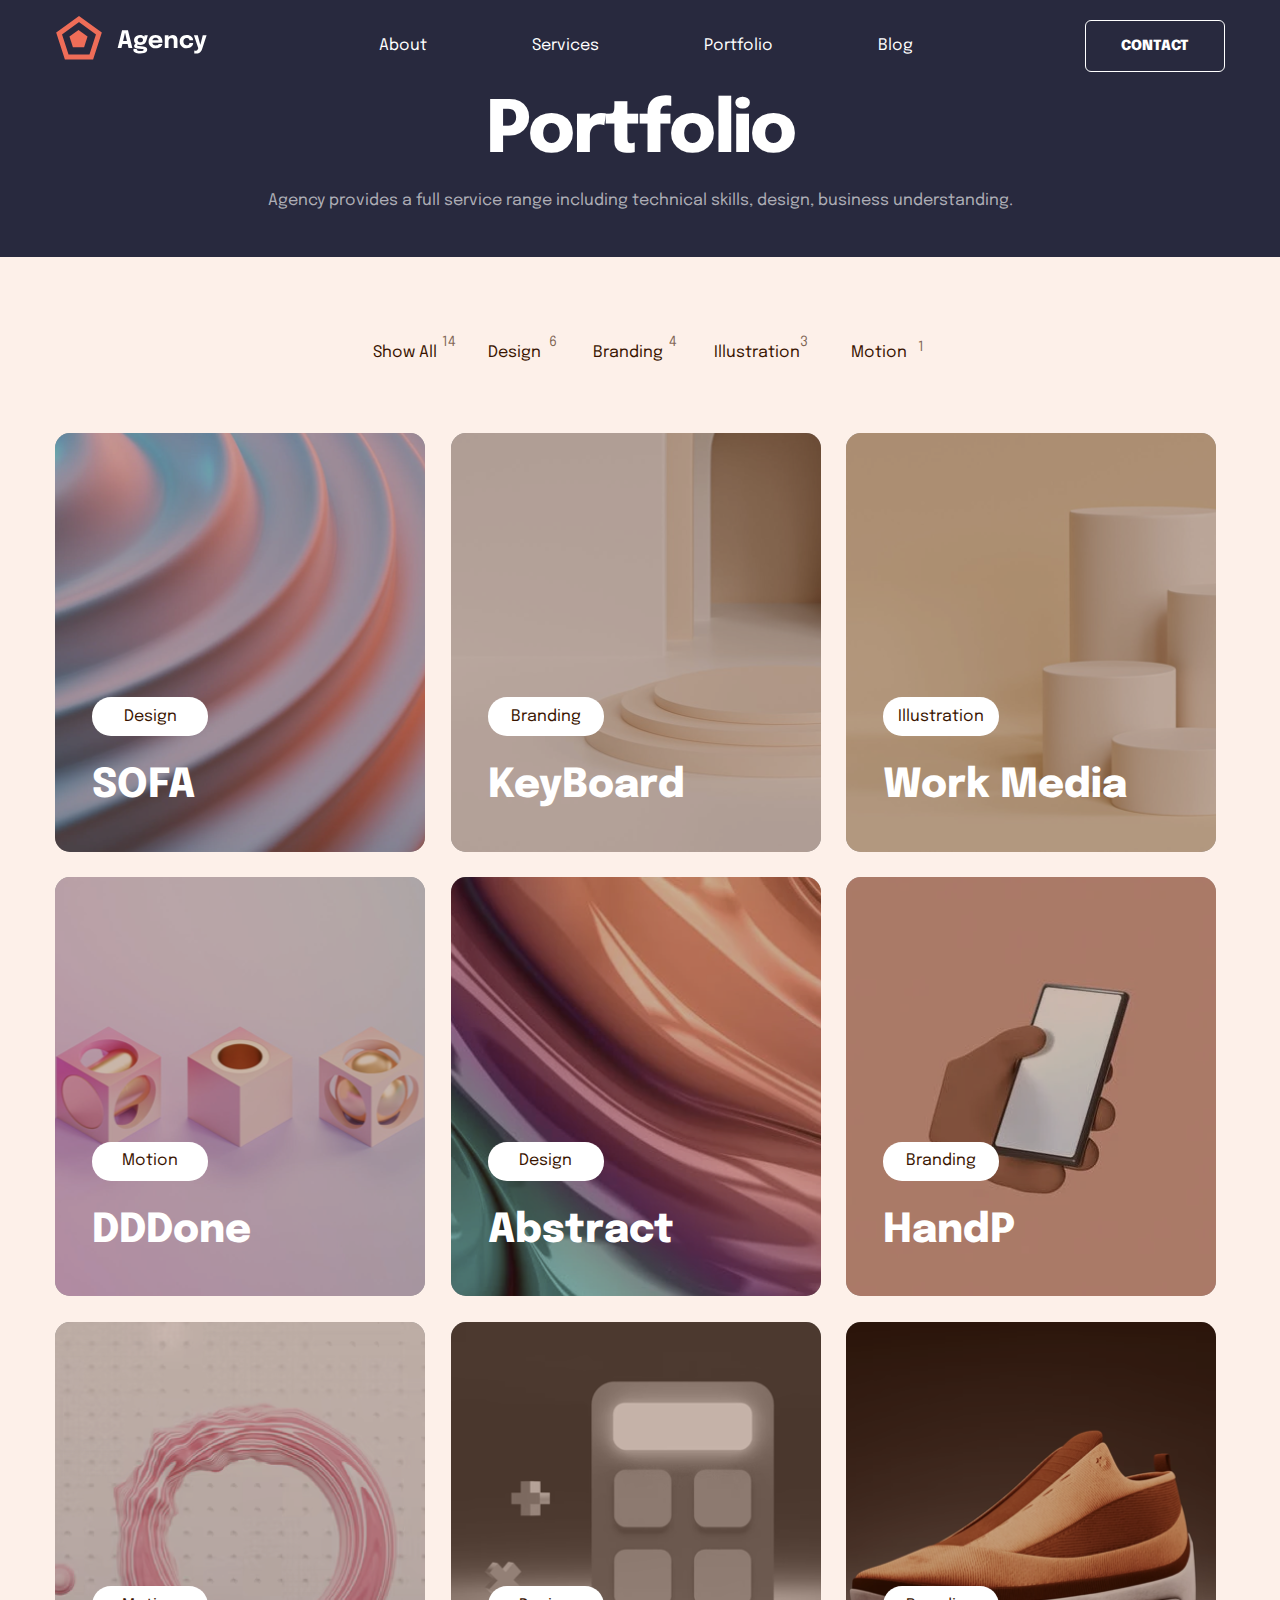
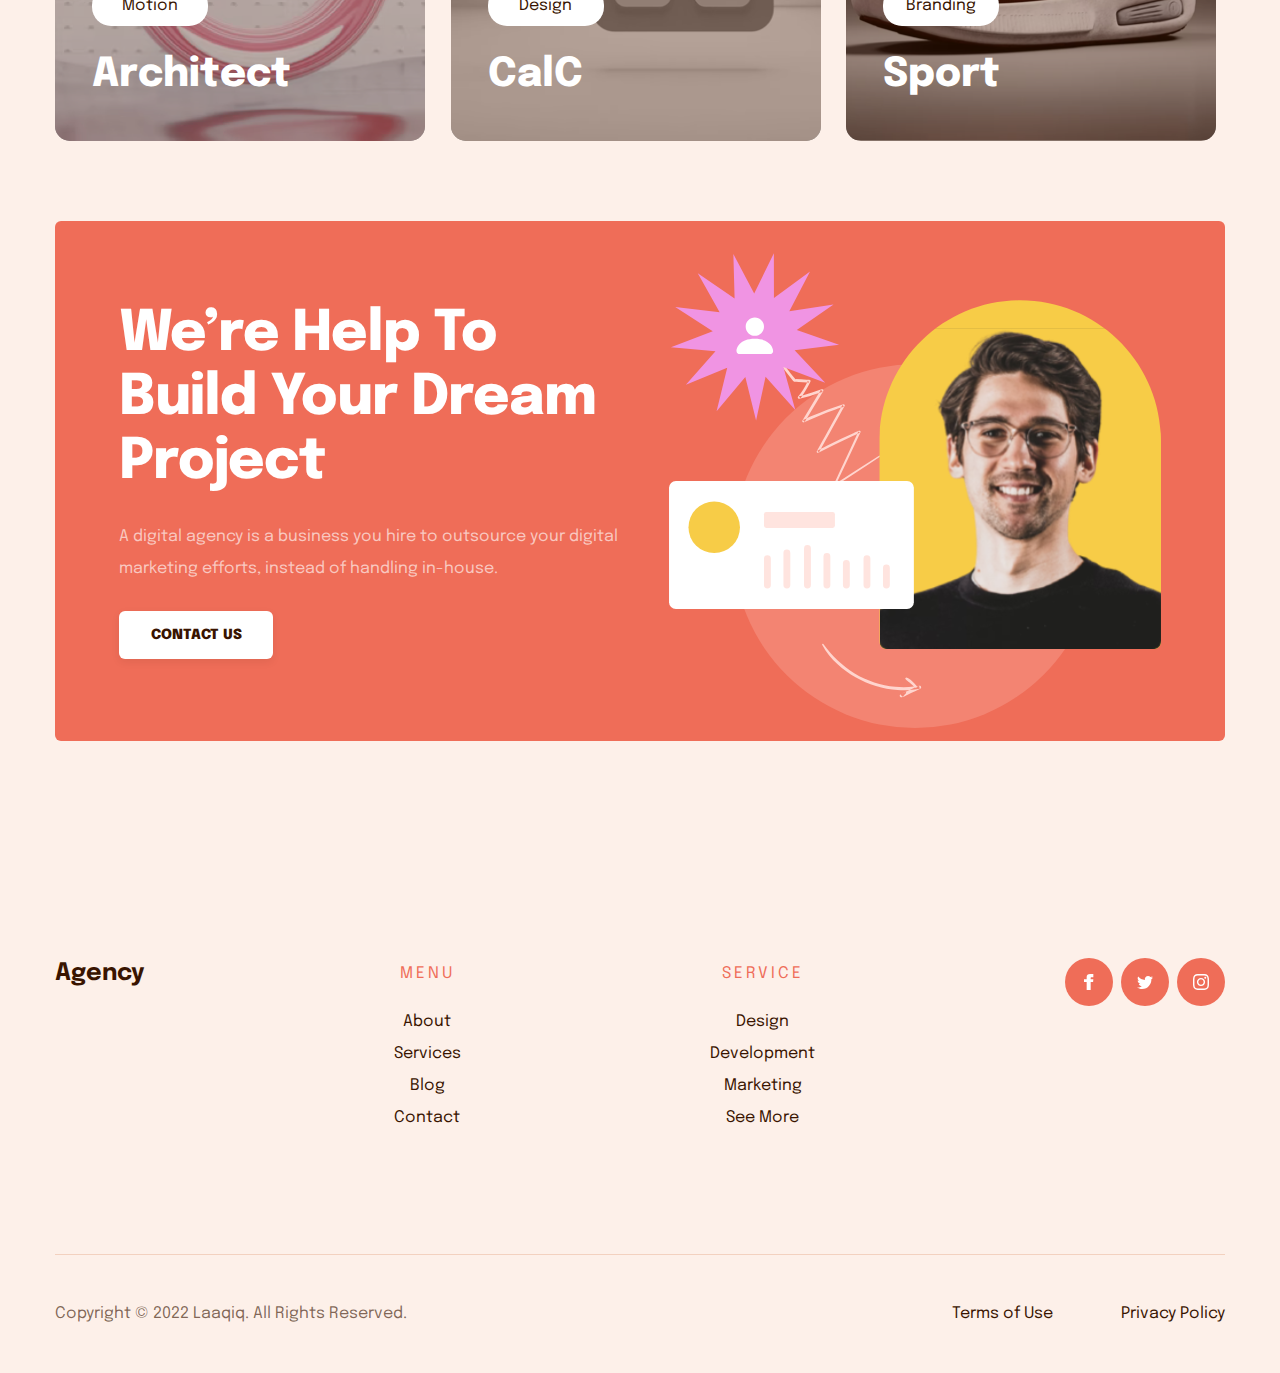
<file: Portfolio.html>
<!DOCTYPE html>
<html lang="en">
<head>
    <meta charset="UTF-8">
    <meta http-equiv="X-UA-Compatible" content="IE=edge">
    <meta name="viewport" content="width=device-width, initial-scale=1.0">
    <link rel="stylesheet" href="./reset.css">
    <link rel="stylesheet" href="./css/Portfolio/Portfolio.css">
    <link rel="preconnect" href="https://fonts.googleapis.com">
    <link rel="preconnect" href="https://fonts.gstatic.com" crossorigin>
    <link href="https://fonts.googleapis.com/css2?family=Epilogue:wght@400;600;700;800&family=Montserrat:wght@400;600;800&display=swap" rel="stylesheet">
    <title>Portfolio</title>
</head>
<body>
    <header class="header">
        <nav>
            <a href="/index.html">
              <img src="icons/about/logo.svg" alt="" />
            </a>
            <ul class="nav-items">
              <li><a href="/about.html">About</a></li>
              <li><a href="/services.html">Services</a></li>
              <li><a href="/Portfolio.html">Portfolio</a></li>
              <li><a href="/blog.html">Blog</a></li>
            </ul>
            <a href="" class="link-contact">CONTACT</a>
            <img
              src="icons/about/menu.svg"
              alt=""
              class="burger-menu"
              id="burger"/>
              <ul id="submenu" class="nav-items-burger-menu">
                <li><a href="/about.html">About</a></li>
                <li><a href="/services.html">Services</a></li>
                <li><a href="/pricing.html">Pricing</a></li>
                <li><a href="/blog.html">Blog</a></li>
              </ul>
          </nav>
    </header>

    <section class="section section1">
        <div class="section__container section1__container">
            <div class="section1__container-wrapper">
                <div class="section1__container-wrapper_text">
                    <div class="text__title">
                        <h1>Portfolio</h1>
                    </div>
                    <div class="text__desc">
                        <p>Agency provides a full service range including technical skills, design, business understanding.</p>
                    </div>
                </div>
            </div>
        </div>
    </section>

    
    
    <section class="section">
        <div class="section__container">
            <div class="section6__container-wrapper">
                <div class="section6__container-wrapper_portfolio">
                    <div class="wrapper_portfolio-header">
                        <div class="wrapper_portfolio-header_menu">
                            <menu>
                                <ul class="wrapper_portfolio-header_menu-list">
                                    <li class="header_menu-list_before1"><a href="#" class="wrapper_portfolio-header_menu-list_link">Show All</a></li>
                                    <li class="header_menu-list_before2"><a href="#" class="wrapper_portfolio-header_menu-list_link">Design</a></li>
                                    <li class="header_menu-list_before3"><a href="#" class="wrapper_portfolio-header_menu-list_link">Branding</a></li>
                                    <li class="header_menu-list_before4"><a href="#" class="wrapper_portfolio-header_menu-list_link">Illustration</a></li>
                                    <li class="header_menu-list_before5"><a href="#" class="wrapper_portfolio-header_menu-list_link">Motion</a></li>
                                </ul>
                            </menu>
                        </div>
                    </div>
                    <div class="wrapper_portfolio-grid">
                        <div class="wrapper_portfolio-grid1">
                            <div class="wrapper_portfolio-grid_item">
                                <img src="./icons/Portfolio/Bitmap.svg" width="100%">
    
                                <div class="wrapper_portfolio-grid_item-text">
                                    <button class="wrapper_portfolio-grid_item-text_tag">
                                        <p>Design</p>
                                    </button>
                                    <div class="wrapper_portfolio-grid_item-text_title">
                                        <h1>SOFA</h1>
                                    </div>
                                </div>
                            </div>
                            <div class="wrapper_portfolio-grid_item">
                                <img src="./icons/Portfolio/Bitmap-1.svg" width="100%">
    
                                <div class="wrapper_portfolio-grid_item-text">
                                    <button class="wrapper_portfolio-grid_item-text_tag">
                                        <p>Branding</p>
                                    </button>
                                    <div class="wrapper_portfolio-grid_item-text_title">
                                        <h1>KeyBoard</h1>
                                    </div>
                                </div>
                            </div>
                            <div class="wrapper_portfolio-grid_item">
                                <img src="./icons/Portfolio/Bitmap-2.svg" width="100%">
    
                                <div class="wrapper_portfolio-grid_item-text">
                                    <button class="wrapper_portfolio-grid_item-text_tag">
                                        <p>Illustration</p>
                                    </button>
                                    <div class="wrapper_portfolio-grid_item-text_title">
                                        <h1>Work Media</h1>
                                    </div>
                                </div>
                            </div>
                        </div>
                        <div class="wrapper_portfolio-grid1">
                            <div class="wrapper_portfolio-grid_item">
                                <img src="./icons/Portfolio/Bitmap-3.svg" width="100%">
    
                                <div class="wrapper_portfolio-grid_item-text">
                                    <button class="wrapper_portfolio-grid_item-text_tag">
                                        <p>Motion</p>
                                    </button>
                                    <div class="wrapper_portfolio-grid_item-text_title">
                                        <h1>DDDone</h1>
                                    </div>
                                </div>
                            </div>
                            <div class="wrapper_portfolio-grid_item">
                                <img src="./icons/Portfolio/Bitmap-4.svg" width="100%">
    
                                <div class="wrapper_portfolio-grid_item-text">
                                    <button class="wrapper_portfolio-grid_item-text_tag">
                                        <p>Design</p>
                                    </button>
                                    <div class="wrapper_portfolio-grid_item-text_title">
                                        <h1>Abstract</h1>
                                    </div>
                                </div>
                            </div>
                            <div class="wrapper_portfolio-grid_item">
                                <img src="./icons/Portfolio/Bitmap-5.svg" width="100%">
    
                                <div class="wrapper_portfolio-grid_item-text">
                                    <button class="wrapper_portfolio-grid_item-text_tag">
                                        <p>Branding</p>
                                    </button>
                                    <div class="wrapper_portfolio-grid_item-text_title">
                                        <h1>HandP</h1>
                                    </div>
                                </div>
                            </div>
                        </div>
                        <div class="wrapper_portfolio-grid1">
                            <div class="wrapper_portfolio-grid_item">
                                <img src="./icons/Portfolio/Bitmap-6.svg" width="100%">
    
                                <div class="wrapper_portfolio-grid_item-text">
                                    <button class="wrapper_portfolio-grid_item-text_tag">
                                        <p>Motion</p>
                                    </button>
                                    <div class="wrapper_portfolio-grid_item-text_title">
                                        <h1>Architect</h1>
                                    </div>
                                </div>
                            </div>
                            <div class="wrapper_portfolio-grid_item">
                                <img src="./icons/Portfolio/Bitmap-7.svg" width="100%">
    
                                <div class="wrapper_portfolio-grid_item-text">
                                    <button class="wrapper_portfolio-grid_item-text_tag">
                                        <p>Design</p>
                                    </button>
                                    <div class="wrapper_portfolio-grid_item-text_title">
                                        <h1>CalC</h1>
                                    </div>
                                </div>
                            </div>
                            <div class="wrapper_portfolio-grid_item">
                                <img src="./icons/Portfolio/Bitmap-8.svg" width="100%">
    
                                <div class="wrapper_portfolio-grid_item-text">
                                    <button class="wrapper_portfolio-grid_item-text_tag">
                                        <p>Branding</p>
                                    </button>
                                    <div class="wrapper_portfolio-grid_item-text_title">
                                        <h1>Sport</h1>
                                    </div>
                                </div>
                            </div>
                        </div>
                    </div>
                </div>
            </div>
        </div>
    </section>

    <section class="section">
        <div class="section__container">
            <div class="section8__container-template">
                <div class="section8__container-template-block">
                    <div class="section8__container-template_text">
                        <div class="template_text-title">
                            <h1>We’re Help To Build Your Dream Project</h1>
                        </div>
                        <div class="template_text-desc">
                            <p>A digital agency is a business you hire to outsource your digital marketing efforts, instead of handling in-house.</p>
                        </div>
                        <div class="template_text-but">
                            <form action="">
                                <button>Contact Us</button>
                            </form>
                        </div>
                    </div>
                    <div class="section8__container-template_image">
                        <img src="./icons/MainPage/pic3.svg" width="100%">
                    </div>
                </div>
            </div>
        </div>
    </section>

    <footer>
        <div class="container">
          <div class="container-footer">
            <h4 class="agency-title">Agency</h4>
            <div>
              <h5>Menu</h5>
              <ul class="footer-menu">
                <li><a href="/about.html">About</a></li>
                <li><a href="/services.html">Services</a></li>
                <li><a href="/services.html">Blog</a></li>
                <li><a href="/services.html">Contact</a></li>
              </ul>
            </div>
            <div>
              <h5>Service</h5>
              <ul class="footer-service">
                <li><a href="/services.html">Design</a></li>
                <li><a href="/services.html">Development</a></li>
                <li><a href="/services.html">Marketing</a></li>
                <li><a href="/services.html">See More</a></li>
              </ul>
            </div>
            <ul class="footer-social">
              <li>
                <a href="/"><img src="icons/about/facebook.svg" alt="" /></a>
              </li>
              <li>
                <a href="/"><img src="icons/about/twitter.svg" alt="" /></a>
              </li>
              <li>
                <a href="/"><img src="icons/about/insta.svg" alt="" /></a>
              </li>
            </ul>
          </div>
          <div class="line"></div>
          <div class="copyright-container">
            <div><p>Copyright © 2022 Laaqiq. All Rights Reserved.</p></div>
            <div class="terms-privacy-container">
              <span>Terms of Use</span>
              <span>Privacy Policy</span>
            </div>
          </div>
        </div>
      </footer>
</body>
</html>
</file>
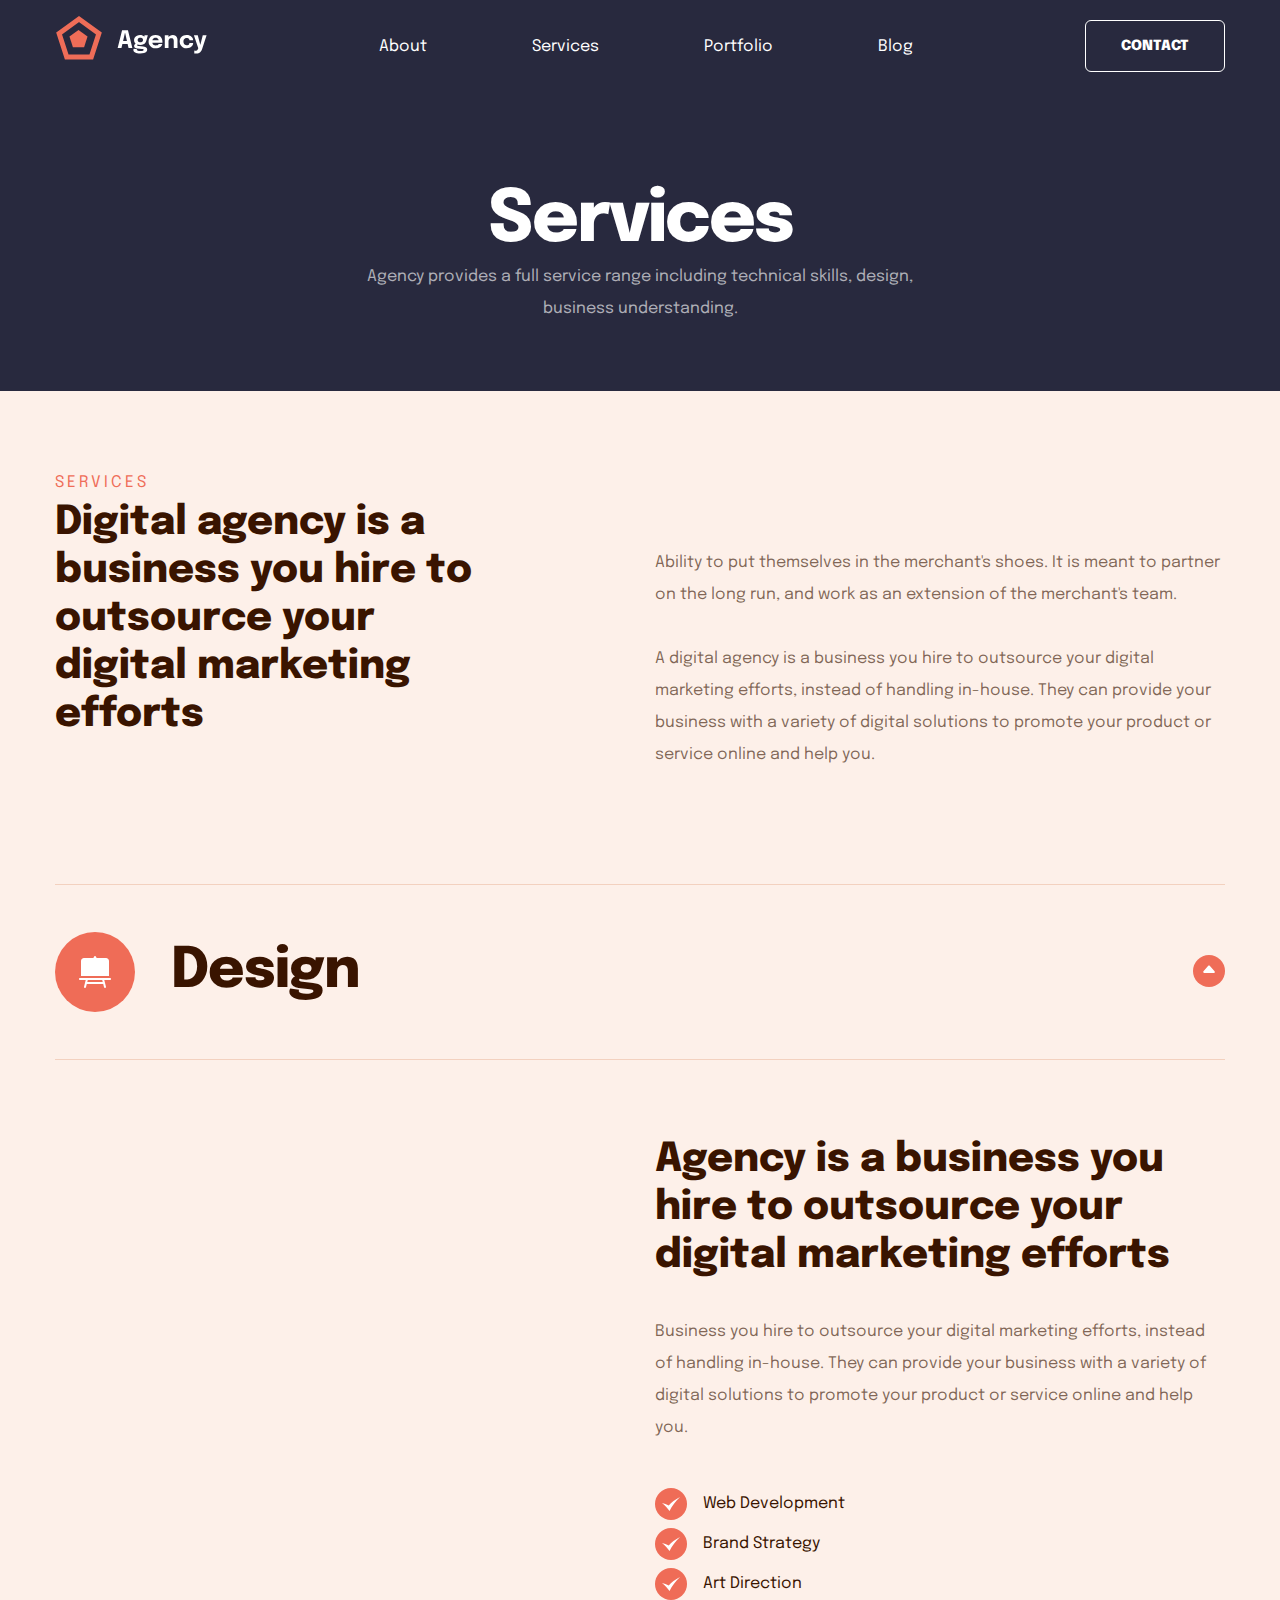
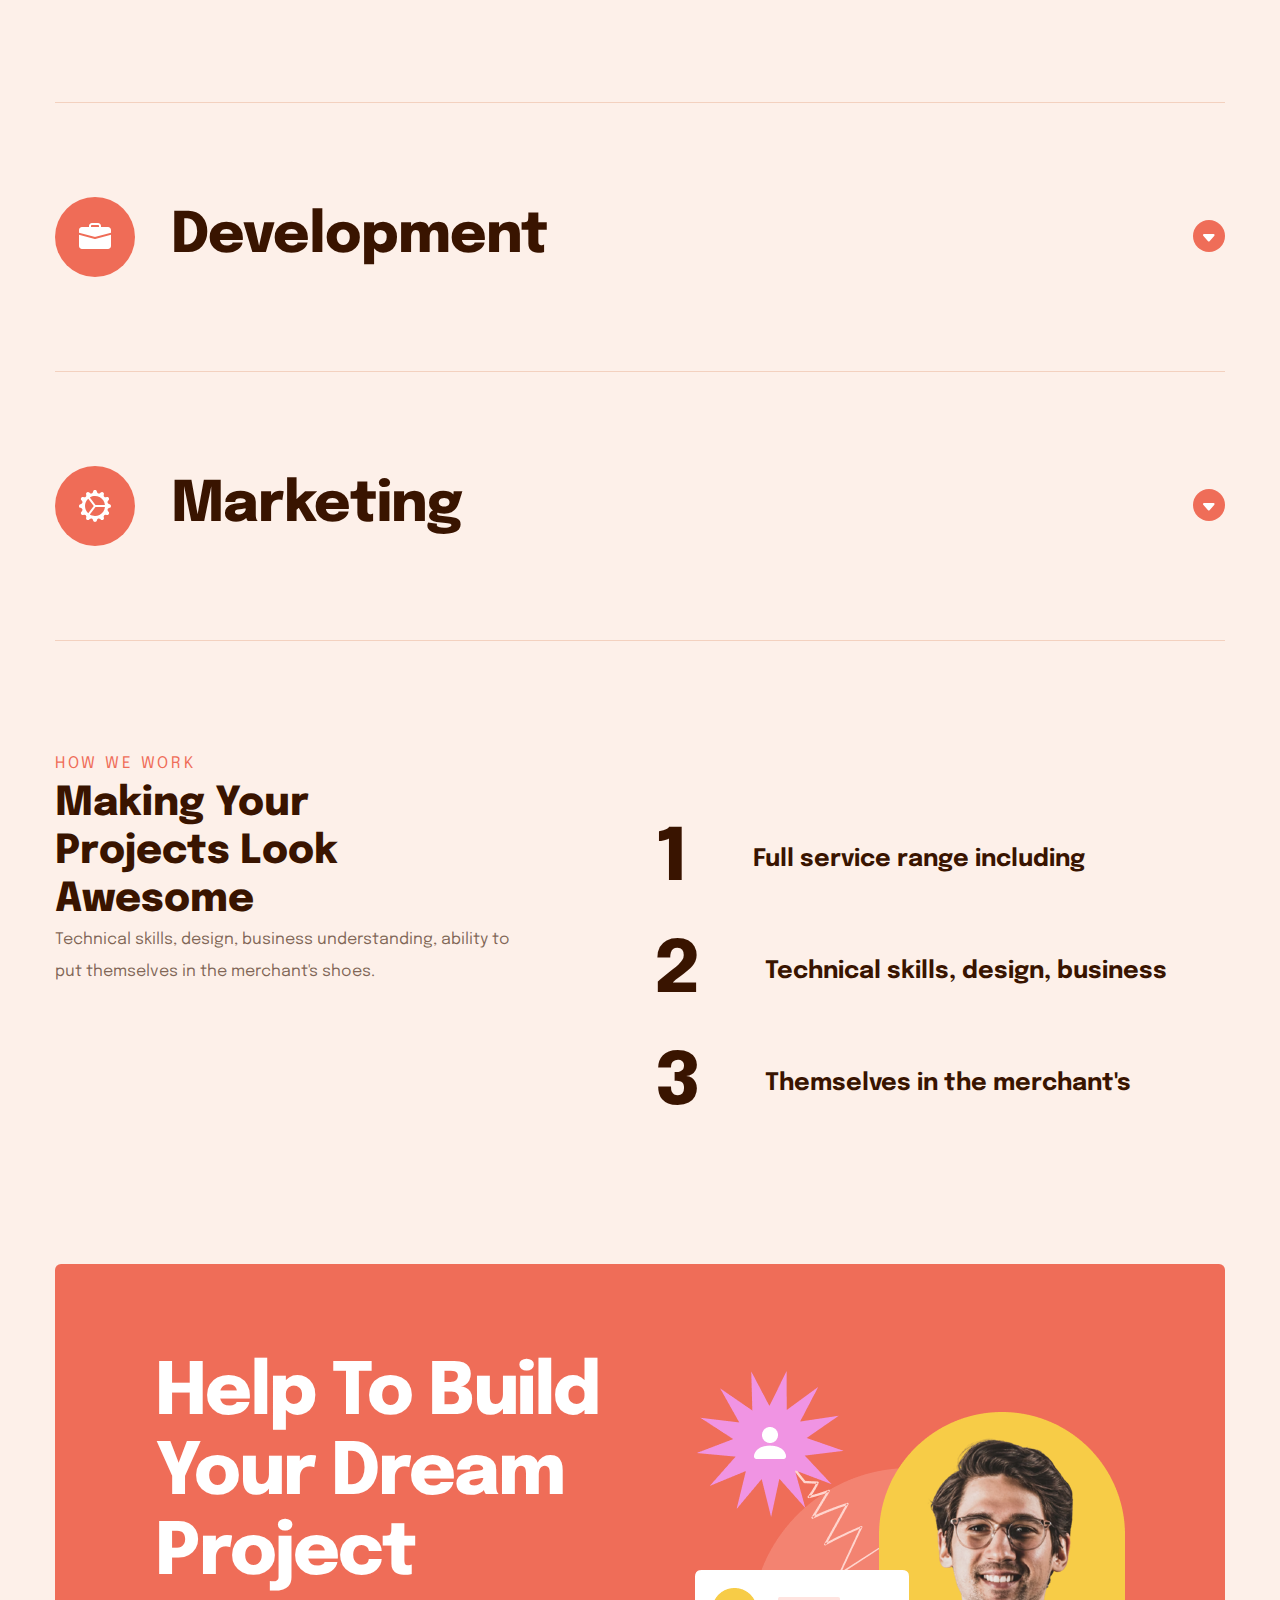
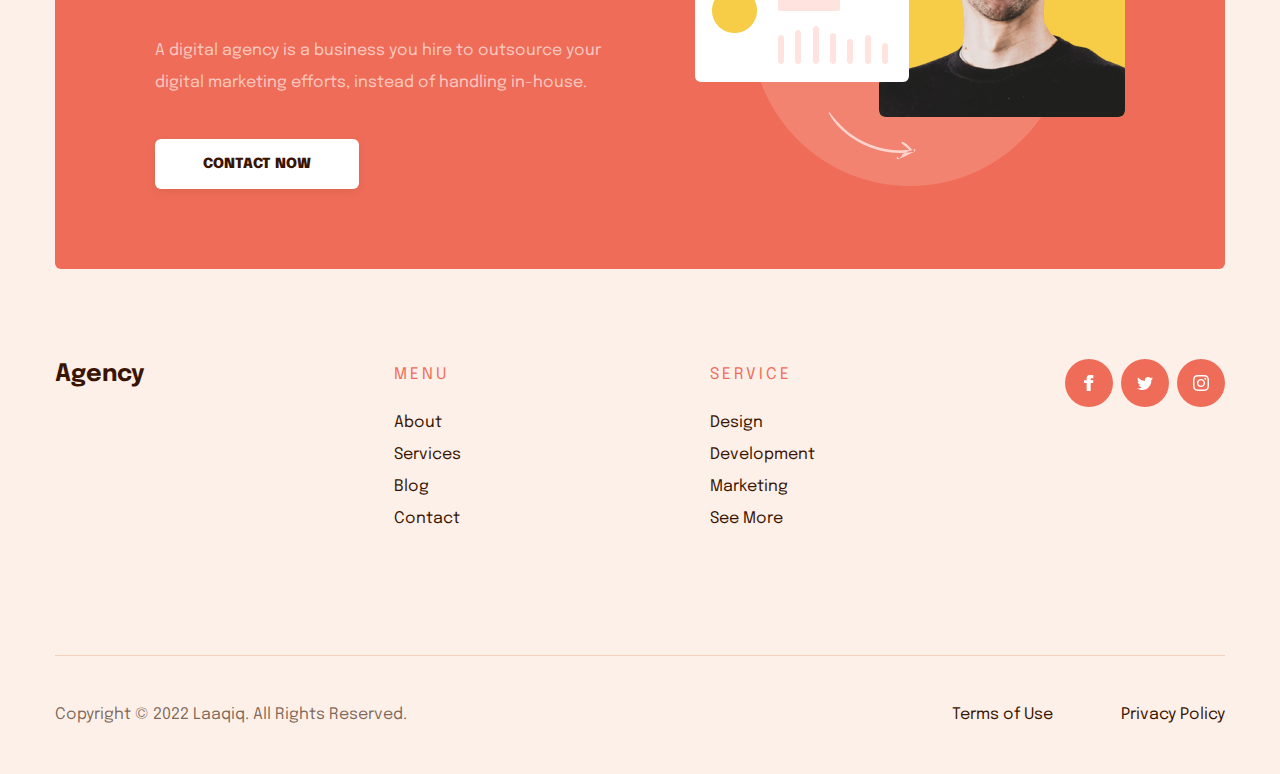
<file: services.html>
<!DOCTYPE html>
<html lang="en">
  <head>
    <meta charset="UTF-8" />
    <meta name="viewport" content="width=device-width, initial-scale=1.0" />
    <title>Services</title>
    <link rel="preconnect" href="https://fonts.googleapis.com" />
    <link rel="preconnect" href="https://fonts.gstatic.com" crossorigin />
    <link
      href="https://fonts.googleapis.com/css2?family=Epilogue:ital,wght@0,100;0,200;0,300;0,400;0,500;0,600;0,700;0,800;0,900;1,100;1,200;1,300;1,400;1,500;1,600;1,700;1,800;1,900&family=Inter:wght@100;200;300;400;500;600;700;800;900&display=swap"
      rel="stylesheet" />
    <link rel="stylesheet" href="reset.css" />
    <link rel="stylesheet" href="css/services/style.css " />
  </head>
  <body>
    <header>
      <nav>
        <a href="/index.html">
          <img src="icons/about/logo.svg" alt="" />
        </a>
        <ul class="nav-items">
          <li><a href="/about.html">About</a></li>
          <li><a href="/services.html">Services</a></li>
          <li><a href="/Portfolio.html">Portfolio</a></li>
          <li><a href="/blog.html">Blog</a></li>
        </ul>
        <a href="" class="link-contact">CONTACT</a>
        <img
          src="icons/about/menu.svg"
          alt=""
          class="burger-menu"
          id="burger" />
        <ul id="submenu" class="nav-items-burger-menu">
          <li><a href="/about.html">About</a></li>
          <li><a href="/services.html">Services</a></li>
          <li><a href="/pricing.html">Pricing</a></li>
          <li><a href="/blog.html">Blog</a></li>
        </ul>
      </nav>
      <div class="container-title-section">
        <div class="container-title">
          <h1>Services</h1>
          <p class="title-information">
            Agency provides a full service range including technical skills,
            design, business understanding.
          </p>
        </div>
      </div>
    </header>
    <main>
      <section class="An-Experience-Design-Agency">
        <div class="container">
          <div class="container-info">
            <div>
              <h5>Services</h5>
              <h3 class="An-Experience-Design-Agency-title">
                Digital agency is a business you hire to outsource your digital
                marketing efforts
              </h3>
            </div>
            <div>
              <p class="An-Experience-Design-Agency-info">
                Ability to put themselves in the merchant's shoes. It is meant
                to partner on the long run, and work as an extension of the
                merchant's team.<br /><br />A digital agency is a business you
                hire to outsource your digital marketing efforts, instead of
                handling in-house. They can provide your business with a variety
                of digital solutions to promote your product or service online
                and help you.
              </p>
            </div>
          </div>
          <div class="line"></div>
          <div class="design-info-title">
            <div class="container-design-title">
              <div class="container-design-title-name">
                <img src="icons/services/design.svg" alt="" />
                <h2>Design</h2>
              </div>
              <div><img src="icons/services/up.svg" alt="" /></div>
            </div>
          </div>
          <div class="line"></div>
          <div class="container-design-info">
            <div class="design-info">
              <h3>
                Agency is a business you hire to outsource your digital
                marketing efforts
              </h3>
              <p class="businnes-text-info">
                Business you hire to outsource your digital marketing efforts,
                instead of handling in-house. They can provide your business
                with a variety of digital solutions to promote your product or
                service online and help you.
              </p>
              <p class="check">
                <span><img src="icons/services/check.svg" alt="" /></span>Web
                Development
              </p>
              <p class="check">
                <span><img src="icons/services/check.svg" alt="" /></span>Brand
                Strategy
              </p>
              <p class="check">
                <span><img src="icons/services/check.svg" alt="" /></span>Art
                Direction
              </p>
            </div>
          </div>
          <div class="line"></div>
          <div class="info-title">
            <div class="container-design-title">
              <div class="container-design-title-name">
                <img src="icons/services/development.svg" alt="" />
                <h2>Development</h2>
              </div>
              <div><img src="icons/services/down.svg" alt="" /></div>
            </div>
          </div>
          <div class="line"></div>
          <div class="info-title">
            <div class="container-design-title">
              <div class="container-design-title-name">
                <img src="icons/services/marketing.svg" alt="" />
                <h2>Marketing</h2>
              </div>
              <div><img src="icons/services/down.svg" alt="" /></div>
            </div>
          </div>
          <div class="line"></div>

          <div class="how-we-work">
            <div>
              <h5>How we work</h5>
              <h3 class="An-Experience-Design-Agency-title">
                Making Your Projects Look Awesome
              </h3>
              <p class="technical-skills">
                Technical skills, design, business understanding, ability to put
                themselves in the merchant's shoes.
              </p>
            </div>
            <div class="container-works">
              <div class="container-work-info">
                <h1 class="number-work">1</h1>
                <h4>Full service range including</h4>
              </div>
              <div class="container-work-info">
                <h1 class="number-work">2</h1>
                <h4>Technical skills, design, business</h4>
              </div>
              <div class="container-work-info">
                <h1 class="number-work">3</h1>
                <h4>Themselves in the merchant's</h4>
              </div>
            </div>
          </div>
        </div>
        <div class="contact-now">
          <div class="container">
            <div class="container-contact-now">
              <div class="border-container-contact-now">
                <div class="container-info-contact">
                  <h1 class="help-contact-now">
                    Help To Build Your Dream Project
                  </h1>
                  <p class="info-contact-now">
                    A digital agency is a business you hire to outsource your
                    digital marketing efforts, instead of handling in-house.
                  </p>
                  <a href="/" class="button-contact-now">Contact Now</a>
                </div>
                <div>
                  <img
                    src="img/about/contact-photo.png"
                    alt=""
                    class="contact-photo" />
                </div>
              </div>
            </div>
          </div>
        </div>
      </section>
    </main>
    <footer>
      <div class="container">
        <div class="container-footer">
          <h4 class="agency-title">Agency</h4>
          <div>
            <h5>Menu</h5>
            <ul class="footer-menu">
              <li><a href="/about.html">About</a></li>
              <li><a href="/services.html">Services</a></li>
              <li><a href="/services.html">Blog</a></li>
              <li><a href="/services.html">Contact</a></li>
            </ul>
          </div>
          <div>
            <h5>Service</h5>
            <ul class="footer-service">
              <li><a href="/services.html">Design</a></li>
              <li><a href="/services.html">Development</a></li>
              <li><a href="/services.html">Marketing</a></li>
              <li><a href="/services.html">See More</a></li>
            </ul>
          </div>
          <ul class="footer-social">
            <li>
              <a href="/"><img src="icons/about/facebook.svg" alt="" /></a>
            </li>
            <li>
              <a href="/"><img src="icons/about/twitter.svg" alt="" /></a>
            </li>
            <li>
              <a href="/"><img src="icons/about/insta.svg" alt="" /></a>
            </li>
          </ul>
        </div>
        <div class="line"></div>
        <div class="copyright-container">
          <div><p>Copyright © 2022 Laaqiq. All Rights Reserved.</p></div>
          <div class="terms-privacy-container">
            <span>Terms of Use</span>
            <span>Privacy Policy</span>
          </div>
        </div>
      </div>
    </footer>
  </body>
</html>
</file>
<file: css/MainPage/MainPage.css>
a,
u {
  text-decoration: none;
}

body {
  background-color: #FDF0E9;
}

header {
  width: 100%;
  background-size: cover;
  background-position: center;
  background-color: #28293e;
  margin: 0 auto;
}

nav {
  font-family: Epilogue;
  font-size: 24px;
  font-style: normal;
  font-weight: 700;
  line-height: 32px;
  max-width: 1170px;
  margin: 0 auto;
  display: flex;
  align-items: center;
  justify-content: space-between;
  padding: 16px 0px 16px 0px;
}

nav a {
  color: var(--Text_Light, #fff);
  text-align: center;
  font-feature-settings: "clig" off, "liga" off;
  /* Text */
  font-family: Epilogue;
  font-size: 16px;
  font-style: normal;
  font-weight: 400;
  line-height: 32px; /* 200% */
}

.container {
  max-width: 1170px;
  margin: 0 auto;
  padding: 0 23px 0 23px;
}

.nav-items {
  display: flex;
  gap: 105px;
}

.link-contact {
  color: #fff;
  text-align: center;
  font-family: Epilogue;
  font-size: 14px;
  font-style: normal;
  font-weight: 900;
  line-height: normal;
  text-transform: uppercase;
  border: 1px solid white;
  padding: 18px 35px;
  border-radius: 6px;
}

#submenu {
  position: absolute;
  opacity: 0;
  right: 23px;
  top: -200px;
  padding: 30px;
  border: #fff 1px solid;
  border-radius: 10px;
  visibility: visible;
  background-color: rgb(40, 41, 62);
  transition: all 0.3s ease;
}

#burger:hover + #submenu,
#submenu:hover {
  opacity: 1;
  top: 20px;
  display: block;
  right: 23px;
}

@media (min-width: 1024px) {
  .burger-menu {
    display: none;
  }
}
@media (max-width: 1024px) {
  header .nav-items {
    display: none;
  }
  header .container-title-section {
    margin-top: 80px;
  }
  header .button-contact-now {
    margin-bottom: 30px;
  }
  header .border-container-contact-now {
    flex-wrap: wrap;
  }
  header nav {
    padding: 16px 23px 0 23px;
  }
  header .link-contact {
    display: none;
  }
  header .contact-photo {
    width: 100%;
  }
  header .container-footer {
    flex-direction: column;
    align-items: center;
    text-align: center;
  }
  header .copyright-container {
    flex-direction: column;
    text-align: center;
    align-items: center;
  }
  header .agency-title {
    padding-bottom: 50px;
  }
  header .footer-menu {
    margin-top: 16px;
    margin-bottom: 48px;
    color: var(--Text_Dark, #391400);
  }
  header .footer-menu a {
    color: var(--Text_Dark, #391400);
  }
  header .footer-service {
    margin-top: 16px;
    margin-bottom: 52px;
    color: var(--Text_Dark, #391400);
  }
  header .footer-service a {
    color: var(--Text_Dark, #391400);
  }
  header .footer-social {
    margin-bottom: 64px;
  }
  header .terms-privacy-container {
    margin-top: 32px;
  }
  header h1 {
    color: var(--Text_Light, #fff);
    font-feature-settings: "clig" off, "liga" off;
    /* H3 */
    font-family: Epilogue;
    font-size: 40px;
    font-style: normal;
    font-weight: 800;
    line-height: 48px; /* 120% */
  }
  header .border-container-contact-now {
    padding: 38px 28px 0 28px;
  }
  header h2 {
    color: var(--Text_Dark, #391400);
    font-feature-settings: "clig" off, "liga" off;
    /* H3 */
    font-family: Epilogue;
    font-size: 40px;
    font-style: normal;
    font-weight: 800;
    line-height: 48px; /* 120% */
  }
  header nav {
    padding: 16px 23px 0 23px;
  }
}
.section1 {
  background-color: #28293E;
}

.section__container {
  max-width: 1170px;
  padding: 0 15px;
  margin: 0 auto;
}

.section1__container-wrapper {
  display: grid;
  grid-template-columns: 1fr 1fr;
  gap: 2vw;
  justify-content: space-between;
  align-items: center;
}

.section1__container-wrapper_text {
  display: flex;
  flex-direction: column;
  flex-wrap: nowrap;
  gap: 1vw;
}

.text__after {
  color: var(--Text_Light_Accent, #EF6D58);
  font-feature-settings: "clig" off, "liga" off;
  /* H5 */
  font-family: Epilogue;
  font-size: 1rem;
  font-style: normal;
  font-weight: 400;
  line-height: 2rem; /* 200% */
  letter-spacing: 0.1875rem;
  text-transform: uppercase;
}

.text__title {
  color: var(--Text_Light, #FFF);
  font-feature-settings: "clig" off, "liga" off;
  /* H1 */
  font-family: Epilogue;
  font-size: clamp(3.5rem, 3.136rem + 1.82vw, 4.5rem);
  font-style: normal;
  font-weight: 800;
  line-height: 5rem; /* 111.111% */
  letter-spacing: -0.125rem;
}

.text__desc {
  color: var(--Text_Light_Gray, rgba(255, 255, 255, 0.64));
  font-feature-settings: "clig" off, "liga" off;
  /* Text */
  font-family: Epilogue;
  font-size: 1rem;
  font-style: normal;
  font-weight: 400;
  line-height: 2rem; /* 200% */
}

.text__but form {
  display: flex;
  flex-direction: row;
  flex-wrap: nowrap;
  gap: 2vw;
}

.text__but-info {
  width: 9.625rem;
  height: 3rem;
  border: 0;
  border-radius: 0.375rem;
  background: #EF6D58;
  color: #fff;
  text-align: center;
  font-family: Epilogue;
  font-size: 0.875rem;
  font-style: normal;
  font-weight: 900;
  line-height: normal;
  text-transform: uppercase;
}

.text__but-contact {
  width: 9.625rem;
  height: 3rem;
  border: 0;
  border-radius: 0.375rem;
  background: transparent;
  color: #fff;
  text-align: center;
  font-family: Epilogue;
  font-size: 0.875rem;
  font-style: normal;
  font-weight: 900;
  line-height: normal;
  text-transform: uppercase;
}

.text__comment {
  display: flex;
  flex-direction: row;
  flex-wrap: nowrap;
  gap: 1vw;
  align-items: center;
}

.text__comment-img {
  padding-top: 1vw;
  display: flex;
  flex-direction: column;
  flex-wrap: nowrap;
  gap: 0.5vw;
}
.text__comment-img p {
  color: var(--Text_Light_Gray, rgba(255, 255, 255, 0.64));
  font-feature-settings: "clig" off, "liga" off;
  /* Text */
  font-family: Epilogue;
  font-size: 1rem;
  font-style: normal;
  font-weight: 400;
}
.text__comment-img h1 {
  color: var(--Text_Light, #FFF);
  font-feature-settings: "clig" off, "liga" off;
  /* Text */
  font-family: Epilogue;
  font-size: 1rem;
  font-style: normal;
  font-weight: 400;
}

@media (width < 750px) {
  .section1__container-wrapper {
    display: grid;
    grid-template-columns: 1fr;
  }
}
@media (width < 350px) {
  .section1__container-wrapper_image {
    display: flex;
    justify-content: center;
  }
  .section1__container-wrapper_image img {
    width: 70%;
  }
}
.section__container-pad {
  padding-top: 40px;
}

.section2__container-wrapper {
  display: flex;
  flex-direction: row;
  flex-wrap: nowrap;
  gap: 1vw;
  justify-content: space-between;
  align-items: center;
}

@media (width < 700px) {
  .section2__container-wrapper {
    display: grid;
    grid-template-columns: 1fr 1fr;
    gap: 2vw;
  }
  .section2__container-wrapper .section2__container-wrapper_item {
    display: flex;
    justify-content: center;
    align-items: center;
  }
  .section2__container-wrapper_item-last {
    grid-column: 1/3;
  }
}
.section3__container-wrapper {
  display: grid;
  grid-template-columns: 1fr 1fr;
  gap: 5vw;
  align-items: center;
  justify-content: center;
}

.section2__container-wrapper_text .text__title {
  color: var(--Text_Dark, #391400);
  font-feature-settings: "clig" off, "liga" off;
  /* H2 */
  font-family: Epilogue;
  font-size: 3.5rem;
  font-style: normal;
  font-weight: 800;
  line-height: 4rem; /* 114.286% */
  letter-spacing: -0.0625rem;
}
.section2__container-wrapper_text .text__desc1 {
  color: var(--Text_Dark, #391400);
  font-feature-settings: "clig" off, "liga" off;
  /* Text_Big */
  font-family: Epilogue;
  font-size: 1.25rem;
  font-style: normal;
  font-weight: 400;
  line-height: 2rem; /* 160% */
}
.section2__container-wrapper_text .text__desc2 {
  color: var(--Text_Dark_Gray, rgba(57, 20, 0, 0.64));
  font-feature-settings: "clig" off, "liga" off;
  /* Text */
  font-family: Epilogue;
  font-size: 1rem;
  font-style: normal;
  font-weight: 400;
  line-height: 2rem; /* 200% */
}
.section2__container-wrapper_text .text__but-info {
  border-radius: 0.375rem;
  background: #FFF;
  box-shadow: 0px 3px 9px 0px rgba(57, 20, 0, 0.08);
  color: #391400;
  text-align: center;
  font-family: Epilogue;
  font-size: 0.875rem;
  font-style: normal;
  font-weight: 900;
  line-height: normal;
  text-transform: uppercase;
}

@media (width < 750px) {
  .section3__container-wrapper {
    display: grid;
    grid-template-columns: 1fr;
  }
  .section1__container-wrapper_image {
    display: flex;
    justify-content: center;
  }
  .section1__container-wrapper_image img {
    width: 70%;
  }
}
.section4__container-wrapper {
  display: flex;
  flex-direction: row;
  flex-wrap: nowrap;
}
.section4__container-wrapper .section4__container-wrapper_item {
  border-radius: 0.375rem 0rem 0rem 0.375rem;
  border: 1px solid #F3D1BF;
  display: flex;
  flex-direction: column;
  flex-wrap: nowrap;
  gap: 1vw;
  width: 100%;
  height: 100%;
}
.section4__container-wrapper .section4__container-wrapper_item .section4__container-wrapper_item-title {
  padding: 2.5rem 3rem 0 3rem;
  color: var(--Text_Dark, #391400);
  font-feature-settings: "clig" off, "liga" off;
  /* H3 */
  font-family: Epilogue;
  font-size: 2.5rem;
  font-style: normal;
  font-weight: 800;
  line-height: 3rem; /* 120% */
}
.section4__container-wrapper .section4__container-wrapper_item .section4__container-wrapper_item-desc {
  padding: 0 3rem 2.5rem 3rem;
  color: var(--Text_Dark, #391400);
  font-feature-settings: "clig" off, "liga" off;
  /* Text_Big */
  font-family: Epilogue;
  font-size: 1.25rem;
  font-style: normal;
  font-weight: 400;
  line-height: 2rem; /* 160% */
}

@media (width < 700px) {
  .section4__container-wrapper {
    display: grid;
    grid-template-columns: 1fr 1fr;
  }
  .section4__container-wrapper_item-last {
    grid-column: 1/3;
  }
}
@media (width < 500px) {
  .section4__container-wrapper {
    display: grid;
    grid-template-columns: 1fr;
  }
  .section4__container-wrapper_item-last {
    grid-column: 1/2;
  }
}
.section5__container-wrapper {
  display: flex;
  flex-direction: column;
  flex-wrap: nowrap;
  gap: 2vw;
  padding-bottom: 5rem;
}
.section5__container-wrapper .section4__container-wrapper_item {
  border-radius: 0.375rem 0rem 0rem 0.375rem;
  border: 1px solid #F3D1BF;
  display: flex;
  flex-direction: column;
  flex-wrap: nowrap;
  gap: 1vw;
  width: 100%;
  height: 100%;
}
.section5__container-wrapper .section4__container-wrapper_item .section4__container-wrapper_item-image {
  padding: 2.5rem 3rem 0 3rem;
}
.section5__container-wrapper .section4__container-wrapper_item .section4__container-wrapper_item-title {
  padding: 0 3rem 0 3rem;
  color: var(--Text_Dark, #391400);
  font-feature-settings: "clig" off, "liga" off;
  /* H4 */
  font-family: Epilogue;
  font-size: 1.5rem;
  font-style: normal;
  font-weight: 700;
  line-height: 2rem; /* 133.333% */
}
.section5__container-wrapper .section4__container-wrapper_item .section4__container-wrapper_item-desc1 {
  padding: 0 3rem 0 3rem;
  color: var(--Text_Dark_Gray, rgba(57, 20, 0, 0.64));
  font-feature-settings: "clig" off, "liga" off;
  /* Text */
  font-family: Epilogue;
  font-size: 1rem;
  font-style: normal;
  font-weight: 400;
  line-height: 2rem; /* 200% */
}
.section5__container-wrapper .section4__container-wrapper_item .section4__container-wrapper_item-desc {
  padding: 0 3rem 2.5rem 3rem;
  color: var(--Text_Dark, #391400);
  font-feature-settings: "clig" off, "liga" off;
  /* Text */
  font-family: Epilogue;
  font-size: 1rem;
  font-style: normal;
  font-weight: 400;
  line-height: 2rem; /* 200% */
}

.section5__container-wrapper_grid {
  display: grid;
  grid-template-columns: repeat(3, 1fr);
}

.section5__container-wrapper_title .text__title {
  color: var(--Text_Dark, #391400);
  font-feature-settings: "clig" off, "liga" off;
  /* H3 */
  font-family: Epilogue;
  font-size: 2.5rem;
  font-style: normal;
  font-weight: 800;
  line-height: 3rem; /* 120% */
}

@media (width < 800px) {
  .section5__container-wrapper_grid {
    display: grid;
    grid-template-columns: 1fr 1fr;
  }
  .section4__container-wrapper_item-last {
    grid-column: 1/3;
  }
}
@media (width < 550px) {
  .section5__container-wrapper_grid {
    display: grid;
    grid-template-columns: 1fr;
  }
  .section4__container-wrapper_item-last {
    grid-column: 1/2;
  }
}
.section6__container-wrapper {
  display: flex;
  flex-direction: column;
  flex-wrap: nowrap;
  gap: 5vw;
  padding: 5rem 0;
}

.section6__container-wrapper_portfolio {
  display: flex;
  flex-direction: column;
  flex-wrap: nowrap;
  gap: 5vw;
}

.wrapper_portfolio-header {
  display: flex;
  flex-direction: column;
  flex-wrap: nowrap;
  gap: 2vw;
}
.wrapper_portfolio-header .wrapper_portfolio-header_after {
  color: var(--Text_Light_Accent, #EF6D58);
  text-align: center;
  font-feature-settings: "clig" off, "liga" off;
  /* H5 */
  font-family: Epilogue;
  font-size: 1rem;
  font-style: normal;
  font-weight: 400;
  line-height: 2rem; /* 200% */
  letter-spacing: 0.1875rem;
  text-transform: uppercase;
}
.wrapper_portfolio-header .wrapper_portfolio-header_title {
  color: var(--Text_Light, #FFF);
  text-align: center;
  font-feature-settings: "clig" off, "liga" off;
  /* H2 */
  font-family: Epilogue;
  font-size: 3.5rem;
  font-style: normal;
  font-weight: 800;
  line-height: 4rem; /* 114.286% */
  letter-spacing: -0.0625rem;
}
.wrapper_portfolio-header .wrapper_portfolio-header_menu ul {
  display: flex;
  flex-direction: row;
  flex-wrap: nowrap;
  gap: 4vw;
  justify-content: center;
}
.wrapper_portfolio-header .wrapper_portfolio-header_menu ul .header_menu-list_before1 {
  position: relative;
}
.wrapper_portfolio-header .wrapper_portfolio-header_menu ul .header_menu-list_before1::before {
  content: "14";
  position: absolute;
  top: -20%;
  right: -30%;
  color: var(--Text_Light_Gray, rgba(255, 255, 255, 0.64));
  text-align: center;
  font-feature-settings: "clig" off, "liga" off;
  /* Text_Small */
  font-family: Epilogue;
  font-size: 0.875rem;
  font-style: normal;
  font-weight: 400;
  line-height: 1.5rem; /* 171.429% */
}
.wrapper_portfolio-header .wrapper_portfolio-header_menu ul .header_menu-list_before2 {
  position: relative;
}
.wrapper_portfolio-header .wrapper_portfolio-header_menu ul .header_menu-list_before2::before {
  content: "6";
  position: absolute;
  top: -20%;
  right: -30%;
  color: var(--Text_Light_Gray, rgba(255, 255, 255, 0.64));
  text-align: center;
  font-feature-settings: "clig" off, "liga" off;
  /* Text_Small */
  font-family: Epilogue;
  font-size: 0.875rem;
  font-style: normal;
  font-weight: 400;
  line-height: 1.5rem; /* 171.429% */
}
.wrapper_portfolio-header .wrapper_portfolio-header_menu ul .header_menu-list_before3 {
  position: relative;
}
.wrapper_portfolio-header .wrapper_portfolio-header_menu ul .header_menu-list_before3::before {
  content: "4";
  position: absolute;
  top: -20%;
  right: -20%;
  color: var(--Text_Light_Gray, rgba(255, 255, 255, 0.64));
  text-align: center;
  font-feature-settings: "clig" off, "liga" off;
  /* Text_Small */
  font-family: Epilogue;
  font-size: 0.875rem;
  font-style: normal;
  font-weight: 400;
  line-height: 1.5rem; /* 171.429% */
}
.wrapper_portfolio-header .wrapper_portfolio-header_menu ul .header_menu-list_before4 {
  position: relative;
}
.wrapper_portfolio-header .wrapper_portfolio-header_menu ul .header_menu-list_before4::before {
  content: "3";
  position: absolute;
  top: -20%;
  right: -10%;
  color: var(--Text_Light_Gray, rgba(255, 255, 255, 0.64));
  text-align: center;
  font-feature-settings: "clig" off, "liga" off;
  /* Text_Small */
  font-family: Epilogue;
  font-size: 0.875rem;
  font-style: normal;
  font-weight: 400;
  line-height: 1.5rem; /* 171.429% */
}
.wrapper_portfolio-header .wrapper_portfolio-header_menu ul .header_menu-list_before5 {
  position: relative;
}
.wrapper_portfolio-header .wrapper_portfolio-header_menu ul .header_menu-list_before5::before {
  content: "1";
  position: absolute;
  top: -5%;
  right: -30%;
  color: var(--Text_Light_Gray, rgba(255, 255, 255, 0.64));
  text-align: center;
  font-feature-settings: "clig" off, "liga" off;
  /* Text_Small */
  font-family: Epilogue;
  font-size: 0.875rem;
  font-style: normal;
  font-weight: 400;
  line-height: 1.5rem; /* 171.429% */
}
.wrapper_portfolio-header .wrapper_portfolio-header_menu .wrapper_portfolio-header_menu-list_link {
  color: var(--Text_Light_Gray, rgba(255, 255, 255, 0.64));
  font-feature-settings: "clig" off, "liga" off;
  /* Text */
  font-family: Epilogue;
  font-size: 1rem;
  font-style: normal;
  font-weight: 400;
  line-height: 2rem; /* 200% */
  position: relative;
}
.wrapper_portfolio-header .wrapper_portfolio-header_menu .wrapper_portfolio-header_menu-list_link::before {
  content: "";
  position: absolute;
  bottom: -20%;
  width: 100%;
  height: 2px;
  background-color: #fff;
  transform: scale(0);
  transform-origin: right;
  transition: transform 0.75s;
}
.wrapper_portfolio-header .wrapper_portfolio-header_menu .wrapper_portfolio-header_menu-list_link:hover::before {
  transform: scale(1);
  transform-origin: left;
}

@media (width < 500px) {
  .wrapper_portfolio-header_menu {
    display: none;
  }
}
.wrapper_portfolio-grid {
  display: flex;
  flex-direction: column;
  flex-wrap: nowrap;
  gap: 2vw;
}

.wrapper_portfolio-grid1, .wrapper_portfolio-grid2 {
  display: flex;
  flex-direction: row;
  flex-wrap: nowrap;
  gap: 2vw;
}

.wrapper_portfolio-grid_item {
  position: relative;
}

.wrapper_portfolio-grid_item-text {
  position: absolute;
  bottom: 10%;
  left: 10%;
  display: flex;
  flex-direction: column;
  flex-wrap: nowrap;
  gap: 2vw;
}
.wrapper_portfolio-grid_item-text .wrapper_portfolio-grid_item-text_tag {
  border-radius: 1.1875rem;
  border: 0;
  cursor: pointer;
  background: #FFF;
  width: 7.25rem;
  display: flex;
  justify-content: center;
}
.wrapper_portfolio-grid_item-text .wrapper_portfolio-grid_item-text_tag p {
  padding: 0.2vw 1vw;
  color: var(--Text_Dark, #391400);
  font-feature-settings: "clig" off, "liga" off;
  /* Text */
  font-family: Epilogue;
  font-size: 1rem;
  font-style: normal;
  font-weight: 400;
  line-height: 2rem; /* 200% */
}
.wrapper_portfolio-grid_item-text .wrapper_portfolio-grid_item-text_title {
  color: var(--Text_Light, #FFF);
  font-feature-settings: "clig" off, "liga" off;
  /* H3 */
  font-family: Epilogue;
  font-size: 2.5rem;
  font-style: normal;
  font-weight: 800;
  line-height: 3rem; /* 120% */
}

@media (width < 600px) {
  .wrapper_portfolio-grid1, .wrapper_portfolio-grid2 {
    display: flex;
    flex-direction: column;
    flex-wrap: nowrap;
    gap: 2vw;
  }
}
.section6__container-wrapper_teamDesigners .wrapper_portfolio-header {
  align-items: flex-start;
}
.section6__container-wrapper_teamDesigners .wrapper_portfolio-header_title {
  max-width: 550px;
  text-align: start;
}

.team-container {
  margin-top: 64px;
  display: flex;
  justify-content: center;
  flex-wrap: wrap;
  gap: 27px;
}

.character-container p {
  color: var(--Text_Light_Gray, rgba(255, 255, 255, 0.64));
  font-feature-settings: "clig" off, "liga" off;
  /* Text */
  font-family: Epilogue;
  font-size: 16px;
  font-style: normal;
  font-weight: 400;
  line-height: 32px; /* 200% */
}

.people {
  position: absolute;
  bottom: 0;
}

.border-container-character {
  width: 270px;
  height: 272px;
  flex-shrink: 0;
  border-radius: 6px;
  border: 1px solid #3a3c56;
  display: flex;
  justify-content: center;
  position: relative;
}

.character-container p {
  color: var(--Text_Light_Gray, rgba(255, 255, 255, 0.64));
  font-feature-settings: "clig" off, "liga" off;
  font-family: Epilogue;
  font-size: 16px;
  font-style: normal;
  font-weight: 400;
  line-height: 32px;
}

.name-character {
  color: var(--Text_Light, #fff);
  font-feature-settings: "clig" off, "liga" off;
  font-family: Epilogue;
  font-size: 24px;
  font-style: normal;
  font-weight: 700;
  line-height: 32px;
  padding: 26px 0 3px 0;
}

.section4__container-wrapper_item-image_ttl {
  color: var(--Text_Dark_Accent, #EF6D58);
  font-feature-settings: "clig" off, "liga" off;
  /* H5 */
  font-family: Epilogue;
  font-size: 1rem;
  font-style: normal;
  font-weight: 400;
  line-height: 2rem; /* 200% */
  letter-spacing: 0.1875rem;
  text-transform: uppercase;
}

.section8__container-wrapper_item-image {
  display: flex;
  flex-direction: row;
  flex-wrap: nowrap;
  gap: 2vw;
  align-items: center;
}

.section8__container-template {
  border-radius: 0.375rem;
  background: #EF6D58;
  width: 100%;
}

.section8__container-template-block {
  padding: 1vw 5vw;
  display: grid;
  grid-template-columns: 1fr 1fr;
  gap: 2vw;
  align-items: center;
}

.section8__container-template_text {
  display: flex;
  flex-direction: column;
  flex-wrap: nowrap;
  gap: 2vw;
}
.section8__container-template_text .template_text-title {
  color: var(--Text_Light, #FFF);
  font-feature-settings: "clig" off, "liga" off;
  /* H2 */
  font-family: Epilogue;
  font-size: 3.5rem;
  font-style: normal;
  font-weight: 800;
  line-height: 4rem; /* 114.286% */
  letter-spacing: -0.0625rem;
}
.section8__container-template_text .template_text-desc {
  color: var(--Text_Light_Gray, rgba(255, 255, 255, 0.64));
  font-feature-settings: "clig" off, "liga" off;
  /* Text */
  font-family: Epilogue;
  font-size: 1rem;
  font-style: normal;
  font-weight: 400;
  line-height: 2rem; /* 200% */
}
.section8__container-template_text .template_text-but button {
  border: 0;
  cursor: pointer;
  width: 9.625rem;
  height: 3rem;
  border-radius: 0.375rem;
  background: #FFF;
  box-shadow: 0px 3px 9px 0px rgba(57, 20, 0, 0.08);
  color: #391400;
  text-align: center;
  font-family: Epilogue;
  font-size: 0.875rem;
  font-style: normal;
  font-weight: 900;
  line-height: normal;
  text-transform: uppercase;
}

.section8__container-template_image {
  display: flex;
  justify-content: center;
  align-items: center;
}

@media (width < 650px) {
  .section8__container-template-block {
    display: flex;
    flex-direction: column;
  }
}
footer {
  background: #fdf0e9;
}

.container-footer {
  display: flex;
  justify-content: space-between;
  padding-top: 217px;
  padding-bottom: 68px;
}

.container-footer ul {
  color: var(--Text_Dark, #391400);
  font-feature-settings: "clig" off, "liga" off;
  /* Text */
  font-family: Epilogue;
  font-size: 16px;
  font-style: normal;
  font-weight: 400;
  line-height: 32px; /* 200% */
}

.footer-social {
  display: flex;
  gap: 8px;
}

.agency-title {
  padding: 0;
}

.line {
  max-width: 1170px;
  height: 1px;
  flex-shrink: 0;
  background: #f3d1bf;
}

.copyright-container {
  display: flex;
  justify-content: space-between;
  margin-top: 43px;
  padding-bottom: 43px;
}

.copyright-container p {
  color: var(--Text_Dark_Gray, rgba(57, 20, 0, 0.64));
  font-feature-settings: "clig" off, "liga" off;
  /* Text */
  font-family: Epilogue;
  font-size: 16px;
  font-style: normal;
  font-weight: 400;
  line-height: 32px; /* 200% */
}

.copyright-container span {
  color: var(--Text_Dark, #391400);
  text-align: right;
  font-feature-settings: "clig" off, "liga" off;
  /* Text */
  font-family: Epilogue;
  font-size: 16px;
  font-style: normal;
  font-weight: 400;
  line-height: 32px; /* 200% */
}

.img-about {
  width: 100%;
}

.terms-privacy-container {
  display: flex;
  gap: 68px;
}

.Design-Agency-img1 {
  max-width: 570px;
}

.An-Experience-Design-Agency {
  background-color: #fdf0e9;
}

.footer-menu {
  margin-top: 16px;
  margin-bottom: 48px;
  color: var(--Text_Dark, #391400);
}

.footer-menu a {
  color: var(--Text_Dark, #391400);
}

.footer-service {
  margin-top: 16px;
  margin-bottom: 52px;
  color: var(--Text_Dark, #391400);
}

.footer-service a {
  color: var(--Text_Dark, #391400);
}

.agency-title {
  color: var(--Text_Dark, #391400);
  text-align: center;
  font-feature-settings: "clig" off, "liga" off;
  /* H4 */
  font-family: Epilogue;
  font-size: 1.5rem;
  font-style: normal;
  font-weight: 700;
  line-height: 2rem; /* 133.333% */
}

h5 {
  color: var(--Text_Dark_Accent, #EF6D58);
  text-align: center;
  font-feature-settings: "clig" off, "liga" off;
  /* H5 */
  font-family: Epilogue;
  font-size: 1rem;
  font-style: normal;
  font-weight: 400;
  line-height: 2rem; /* 200% */
  letter-spacing: 0.1875rem;
  text-transform: uppercase;
}

li {
  color: var(--Text_Dark, #391400);
  text-align: center;
  font-feature-settings: "clig" off, "liga" off;
  /* Text */
  font-family: Epilogue;
  font-size: 1rem;
  font-style: normal;
  font-weight: 400;
  line-height: 2rem; /* 200% */
}

@media (width < 1024px) {
  .footer-menu {
    margin-top: 16px;
    margin-bottom: 48px;
    color: var(--Text_Dark, #391400);
  }
  .footer-menu a {
    color: var(--Text_Dark, #391400);
  }
  .footer-service {
    margin-top: 16px;
    margin-bottom: 52px;
    color: var(--Text_Dark, #391400);
  }
  .footer-service a {
    color: var(--Text_Dark, #391400);
  }
  .footer-social {
    margin-bottom: 64px;
  }
}
@media (width < 550px) {
  .container-footer {
    display: flex;
    flex-direction: column;
  }
}/*# sourceMappingURL=MainPage.css.map */
</file>
<file: css/about/style.css>
a,
u {
  text-decoration: none;
}

header {
  width: 100%;
  background-size: cover;
  background-position: center;
  background-color: #28293e;
  margin: 0 auto;
}

nav {
  font-family: Epilogue;
  font-size: 24px;
  font-style: normal;
  font-weight: 700;
  line-height: 32px;
  max-width: 1170px;
  margin: 0 auto;
  display: flex;
  align-items: center;
  justify-content: space-between;
  padding: 16px 0px 0px 0px;
}

nav a {
  color: var(--Text_Light, #fff);
  text-align: center;
  font-feature-settings: "clig" off, "liga" off;
  /* Text */
  font-family: Epilogue;
  font-size: 16px;
  font-style: normal;
  font-weight: 400;
  line-height: 32px; /* 200% */
}

.container {
  max-width: 1170px;
  margin: 0 auto;
  padding: 0 23px 0 23px;
}

.nav-items {
  display: flex;
  gap: 105px;
}

.link-contact {
  color: #fff;
  text-align: center;
  font-family: Epilogue;
  font-size: 14px;
  font-style: normal;
  font-weight: 900;
  line-height: normal;
  text-transform: uppercase;
  border: 1px solid white;
  padding: 18px 35px;
  border-radius: 6px;
}

.container-title-section {
  margin-top: 105px;
  padding-bottom: 66px;
}

.container-title {
  max-width: 1440px;
  margin: 0 auto;
}

h1 {
  color: var(--Text_Light, #fff);
  text-align: center;
  font-feature-settings: "clig" off, "liga" off;

  /* H1 */
  font-family: Epilogue;
  font-size: 72px;
  font-style: normal;
  font-weight: 800;
  line-height: 80px; /* 111.111% */
  letter-spacing: -2px;
}

h3 {
  color: var(--Text_Dark, #391400);
  font-feature-settings: "clig" off, "liga" off;

  /* H3 */
  font-family: Epilogue;
  font-size: 40px;
  font-style: normal;
  font-weight: 800;
  line-height: 48px; /* 120% */
}

.title-information {
  margin: 0 auto;
  max-width: 570px;
  color: var(--Text_Light_Gray, rgba(255, 255, 255, 0.64));
  text-align: center;
  font-feature-settings: "clig" off, "liga" off;

  /* Text */
  font-family: Epilogue;
  font-size: 16px;
  font-style: normal;
  font-weight: 400;
  line-height: 32px; /* 200% */
}

h5 {
  color: var(--Text_Dark_Accent, #ef6d58);
  font-feature-settings: "clig" off, "liga" off;
  /* H5 */
  font-family: Epilogue;
  font-size: 16px;
  font-style: normal;
  font-weight: 400;
  line-height: 32px; /* 200% */
  letter-spacing: 3px;
  text-transform: uppercase;
}

.An-Experience-Design-Agency {
  background-color: #fdf0e9;
}

h2 {
  color: var(--Text_Dark, #391400);
  font-feature-settings: "clig" off, "liga" off;
  /* H2 */
  font-family: Epilogue;
  font-size: 56px;
  font-style: normal;
  font-weight: 800;
  line-height: 64px; /* 114.286% */
  letter-spacing: -1px;
}

.An-Experience-Design-Agency-title {
  max-width: 417px;
}

.An-Experience-Design-Agency-info {
  max-width: 570px;
  color: var(--Text_Dark_Gray, rgba(57, 20, 0, 0.64));
  font-feature-settings: "clig" off, "liga" off;

  /* Text */
  font-family: Epilogue;
  font-size: 16px;
  font-style: normal;
  font-weight: 400;
  line-height: 32px; /* 200% */
  margin-top: 80px;
}

.container-info {
  display: flex;
  justify-content: space-between;
  padding-top: 76px;
  padding-bottom: 113px;
  flex-wrap: wrap;
}

.container-images {
  display: flex;
  justify-content: space-between;
  gap: 30px;
}

.container-images-collection {
  display: grid;
  grid-template-columns: 1fr 1fr;
  gap: 30px;
}

.quote-features {
  color: var(--Text_Dark, #391400);
  font-feature-settings: "clig" off, "liga" off;

  /* Text_Big */
  font-family: Epilogue;
  font-size: 20px;
  font-style: normal;
  font-weight: 400;
  line-height: 32px; /* 160% */
  max-width: 370px;
  margin: 30px 0 12px 0;
}

.ability-features {
  color: var(--Text_Dark_Gray, rgba(57, 20, 0, 0.64));
  font-feature-settings: "clig" off, "liga" off;

  /* Text */
  font-family: Epilogue;
  font-size: 16px;
  font-style: normal;
  font-weight: 400;
  line-height: 32px; /* 200% */
  max-width: 370px;
}

.container-features {
  display: flex;
  justify-content: space-between;
  margin-top: 128px;
}

.container-professional {
  border-radius: 6px 6px 0px 6px;
  border: 1px solid #f3d1bf;
  background: #fff;
  box-shadow: 0px 32px 64px 0px rgba(57, 20, 0, 0.04);
  width: 336px;
  height: 336px;
}

.professional-img {
  padding: 48px 0 0 41px;
}

h4 {
  color: var(--Text_Dark, #391400);
  font-feature-settings: "clig" off, "liga" off;
  padding: 48px 0 0 48px;
  /* H4 */
  font-family: Epilogue;
  font-size: 24px;
  font-style: normal;
  font-weight: 700;
  line-height: 32px; /* 133.333% */
  padding-top: 41px;
  padding-bottom: 19px;
}

.professional-about {
  padding: 21px 0 0 48px;
  color: var(--Text_Dark_Gray, rgba(57, 20, 0, 0.64));
  font-feature-settings: "clig" off, "liga" off;
  max-width: 240px;
  /* Text */
  font-family: Epilogue;
  font-size: 16px;
  font-style: normal;
  font-weight: 400;
  line-height: 32px; /* 200% */
}

.container-accessibility {
  width: 336px;
  max-height: 336px;
  border-radius: 0px 6px 6px 0px;
  border: 1px solid #f3d1bf;
}

.container-features-items {
  display: flex;
  flex-wrap: wrap;
  justify-content: center;
}

.container-statistic {
  display: flex;
  justify-content: space-between;
  margin-top: 144px;
  padding-bottom: 128px;
  flex-wrap: wrap;
}

.years-of-experience {
  color: var(--Text_Dark, #391400);
  font-feature-settings: "clig" off, "liga" off;

  /* Text_Big */
  font-family: Epilogue;
  font-size: 20px;
  font-style: normal;
  font-weight: 400;
  line-height: 32px; /* 160% */
}

.container-item-statistic {
  flex: 1 1 0%;
  height: 176px;
  flex-shrink: 0;
  border-radius: 6px 0px 0px 6px;
  border: 1px solid #f3d1bf;
}

.container-inside-statistic {
  padding: 45px 0 0 48px;
  display: flex;
  flex-direction: column;
  gap: 13px;
}

.team-of-designers-and-developers {
  background: #28293e;
  padding-top: 92px;
  position: relative;
  padding-bottom: 548px;
}

.team-title {
  color: white;
  max-width: 531px;
  margin-top: 20px;
}

.border-container-character {
  width: 270px;
  height: 272px;
  flex-shrink: 0;
  border-radius: 6px;
  border: 1px solid #3a3c56;
  display: flex;
  justify-content: center;
  position: relative;
}

.people {
  position: absolute;
  bottom: 0;
}

.name-character {
  color: var(--Text_Light, #fff);
  font-feature-settings: "clig" off, "liga" off;

  /* H4 */
  font-family: Epilogue;
  font-size: 24px;
  font-style: normal;
  font-weight: 700;
  line-height: 32px; /* 133.333% */
  padding: 26px 0 3px 0;
}

.team-container {
  margin-top: 64px;
  display: flex;
  justify-content: center;
  flex-wrap: wrap;
  gap: 27px;
}

.character-container p {
  color: var(--Text_Light_Gray, rgba(255, 255, 255, 0.64));
  font-feature-settings: "clig" off, "liga" off;

  /* Text */
  font-family: Epilogue;
  font-size: 16px;
  font-style: normal;
  font-weight: 400;
  line-height: 32px; /* 200% */
}

.container-testimonials {
  margin-bottom: 144px;
  margin-top: 176px;
  display: flex;
  flex-direction: column;
  align-items: center;
}

.clients-saying {
  color: white;
  max-width: 394px;
  text-align: center;
  margin-top: 20px;
}

.container-clients-saying {
  max-width: 770px;
  border-radius: 0px 0px 6px 6px;
  border: 1px solid #f3d1bf;
  background: #fff;
  box-shadow: 0px 32px 64px 0px rgba(57, 20, 0, 0.04);
  margin-top: 64px;
  margin-bottom: 64px;
}

.border-container-clients-saying {
  padding: 48px;
}

.customer-comment {
  color: var(--Text_Dark_Gray, rgba(57, 20, 0, 0.64));
  font-feature-settings: "clig" off, "liga" off;
  margin-top: 36px;
  margin-bottom: 36px;
  /* Text */
  font-family: Epilogue;
  font-size: 16px;
  font-style: normal;
  font-weight: 400;
  line-height: 32px; /* 200% */
}

.name-customer {
  padding: 0;
}

.container-name-customer {
  display: flex;
  gap: 24px;
  align-items: center;
}

.place-of-work {
  color: var(--Text_Dark, #391400);
  font-feature-settings: "clig" off, "liga" off;

  /* Text */
  font-family: Epilogue;
  font-size: 16px;
  font-style: normal;
  font-weight: 400;
  line-height: 32px; /* 200% */
}

.asked-questions {
  margin-top: 17px;
  margin-bottom: 31px;
  color: white;
}

.digital-agency {
  color: var(--Text_Light_Gray, rgba(255, 255, 255, 0.64));
  font-feature-settings: "clig" off, "liga" off;

  /* Text */
  font-family: Epilogue;
  font-size: 16px;
  font-style: normal;
  font-weight: 400;
  line-height: 32px; /* 200% */
  padding-bottom: 65px;
}

.container-FAQ {
  max-width: 770px;
  margin: 0 auto;
}

.container-digital-agency {
  width: 100%;
  border-radius: 6px 6px 0px 0px;
  background: #fff;
  box-shadow: 0px 32px 64px 0px rgba(57, 20, 0, 0.04);
}

.container-title-digital-agency {
  display: flex;
  justify-content: space-between;
  align-items: center;
  margin-bottom: 38px;
  gap: 10px;
}

.container-digital-agency-info {
  padding: 40px 40px 44px 40px;
}

.digital-agency-info {
  color: var(--Text_Dark_Gray, rgba(57, 20, 0, 0.64));
  font-feature-settings: "clig" off, "liga" off;

  /* Text */
  font-family: Epilogue;
  font-size: 16px;
  font-style: normal;
  font-weight: 400;
  line-height: 32px; /* 200% */
  padding-right: 70px;
}

.digital-agency-title {
  padding: 0;
}

.container-digital-agency-asked-questions {
  border: 1px solid #3a3c56;
}

.digital-agency-title-asked-questions {
  color: white;
  padding: 0 20px 0 0;
}

.container-title-digital-agency-asked-questions {
  display: flex;
  justify-content: space-between;
  align-items: center;
}

.companies {
  margin-top: 117px;
  margin-bottom: 123px;
}

.company-container {
  display: flex;
  justify-content: space-between;
}

.contact-now {
  position: absolute;
  bottom: -128px;
  left: 0;
  right: 0;
}

.container-contact-now {
  border-radius: 6px;
  background: #ef6d58;
}

.border-container-contact-now {
  padding: 90px 100px 80px 100px;
  display: flex;
  justify-content: space-between;
}

.help-contact-now {
  padding: 0;
  text-align: start;
}

.button-contact-now {
  color: #391400;
  text-align: center;
  font-family: Epilogue;
  font-size: 14px;
  font-style: normal;
  font-weight: 900;
  line-height: normal;
  text-transform: uppercase;
  border-radius: 6px;
  background: #fff;
  box-shadow: 0px 3px 9px 0px rgba(57, 20, 0, 0.08);
  padding: 18px 24px 18px 24px;
  max-width: 156px;
}

.info-contact-now {
  color: var(--Text_Light_Gray, rgba(255, 255, 255, 0.64));
  font-feature-settings: "clig" off, "liga" off;

  /* Text */
  font-family: Epilogue;
  font-size: 16px;
  font-style: normal;
  font-weight: 400;
  line-height: 32px; /* 200% */
  max-width: 470px;
}

.container-info-contact {
  display: flex;
  flex-direction: column;
  justify-content: space-between;
}

footer {
  background: #fdf0e9;
}

.container-footer {
  display: flex;
  justify-content: space-between;
  padding-top: 217px;
  padding-bottom: 68px;
}

.container-footer ul {
  color: var(--Text_Dark, #391400);
  font-feature-settings: "clig" off, "liga" off;

  /* Text */
  font-family: Epilogue;
  font-size: 16px;
  font-style: normal;
  font-weight: 400;
  line-height: 32px; /* 200% */
}

.footer-social {
  display: flex;
  gap: 8px;
}

.agency-title {
  padding: 0;
}

.line {
  max-width: 1170px;
  height: 1px;
  flex-shrink: 0;
  background: #f3d1bf;
}

.copyright-container {
  display: flex;
  justify-content: space-between;
  margin-top: 43px;
  padding-bottom: 43px;
}

.copyright-container p {
  color: var(--Text_Dark_Gray, rgba(57, 20, 0, 0.64));
  font-feature-settings: "clig" off, "liga" off;

  /* Text */
  font-family: Epilogue;
  font-size: 16px;
  font-style: normal;
  font-weight: 400;
  line-height: 32px; /* 200% */
}

.copyright-container span {
  color: var(--Text_Dark, #391400);
  text-align: right;
  font-feature-settings: "clig" off, "liga" off;

  /* Text */
  font-family: Epilogue;
  font-size: 16px;
  font-style: normal;
  font-weight: 400;
  line-height: 32px; /* 200% */
}

.img-about {
  width: 100%;
}

.terms-privacy-container {
  display: flex;
  gap: 68px;
}

.Design-Agency-img1 {
  max-width: 570px;
}

.An-Experience-Design-Agency {
  background-color: #fdf0e9;
}

@media (min-width: 1024px) {
  .burger-menu {
    display: none;
  }
}

.footer-menu {
  margin-top: 16px;
  margin-bottom: 48px;
  color: var(--Text_Dark, #391400);
}
.footer-menu a {
  color: var(--Text_Dark, #391400);
}
.footer-service {
  margin-top: 16px;
  margin-bottom: 52px;
  color: var(--Text_Dark, #391400);
}
.footer-service a {
  color: var(--Text_Dark, #391400);
}

@media (max-width: 1024px) {
  .nav-items {
    display: none;
  }
  .container-images {
    flex-direction: column;
  }

  .link-contact {
    display: none;
  }
  .border-container-contact-now {
    flex-wrap: wrap;
  }
  .container-professional {
    max-width: 338px;
  }
  .container-accessibility {
    max-width: 338px;
  }
  .Design-Agency-img1 {
    max-width: 570px;
    width: 100%;
    margin-bottom: 30px;
  }
  .container-features {
    display: block;
  }
  .contact-photo {
    width: 100%;
  }
  .container-title-section {
    margin-top: 80px;
  }
  .container-images-collection {
    justify-content: center;
    gap: 17px;
  }
  .container-footer {
    flex-direction: column;
    align-items: center;
    text-align: center;
  }
  .copyright-container {
    flex-direction: column;
    text-align: center;
    align-items: center;
  }
  .agency-title {
    padding-bottom: 50px;
  }
  .footer-menu {
    margin-top: 16px;
    margin-bottom: 48px;
    color: var(--Text_Dark, #391400);
  }
  .footer-menu a {
    color: var(--Text_Dark, #391400);
  }
  .footer-service {
    margin-top: 16px;
    margin-bottom: 52px;
    color: var(--Text_Dark, #391400);
  }
  .footer-service a {
    color: var(--Text_Dark, #391400);
  }
  .footer-social {
    margin-bottom: 64px;
  }
  .terms-privacy-container {
    margin-top: 32px;
  }
  h1 {
    color: var(--Text_Light, #fff);
    font-feature-settings: "clig" off, "liga" off;

    /* H3 */
    font-family: Epilogue;
    font-size: 40px;
    font-style: normal;
    font-weight: 800;
    line-height: 48px; /* 120% */
  }
  .border-container-contact-now {
    padding: 38px 28px 0 28px;
  }
  h2 {
    color: var(--Text_Dark, #391400);
    font-feature-settings: "clig" off, "liga" off;

    /* H3 */
    font-family: Epilogue;
    font-size: 40px;
    font-style: normal;
    font-weight: 800;
    line-height: 48px; /* 120% */
  }
  nav {
    padding: 16px 23px 0 23px;
  }
}

@media (max-width: 768px) {
  .company-container {
    flex-wrap: wrap;
    justify-content: center;
    gap: 42px;
  }
  .container-statistic {
    display: block;
  }
  .container-title-digital-agency-asked-questions {
    align-items: start;
  }
  .container-title-digital-agency {
    align-items: start;
  }
  .terms-privacy-container span {
    text-align: center;
  }
}

#submenu {
  position: absolute;
  opacity: 0;
  right: 23px;
  top: -200px;
  padding: 30px;
  border: #fff 1px solid;
  border-radius: 10px;
  visibility: visible;
  background-color: rgb(40, 41, 62);
  transition: all 0.3s ease;
}

#burger:hover + #submenu,
#submenu:hover {
  opacity: 1;
  top: 20px;
  display: block;
  right: 23px;
}
</file>
<file: css/Portfolio/Portfolio.css>
a,
u {
  text-decoration: none;
}

body {
  background-color: #FDF0E9;
}

header {
  width: 100%;
  background-size: cover;
  background-position: center;
  background-color: #28293e;
  margin: 0 auto;
}

nav {
  font-family: Epilogue;
  font-size: 24px;
  font-style: normal;
  font-weight: 700;
  line-height: 32px;
  max-width: 1170px;
  margin: 0 auto;
  display: flex;
  align-items: center;
  justify-content: space-between;
  padding: 16px 0px 16px 0px;
}

nav a {
  color: var(--Text_Light, #fff);
  text-align: center;
  font-feature-settings: "clig" off, "liga" off;
  /* Text */
  font-family: Epilogue;
  font-size: 16px;
  font-style: normal;
  font-weight: 400;
  line-height: 32px; /* 200% */
}

.container {
  max-width: 1170px;
  margin: 0 auto;
  padding: 0 23px 0 23px;
}

.nav-items {
  display: flex;
  gap: 105px;
}

.link-contact {
  color: #fff;
  text-align: center;
  font-family: Epilogue;
  font-size: 14px;
  font-style: normal;
  font-weight: 900;
  line-height: normal;
  text-transform: uppercase;
  border: 1px solid white;
  padding: 18px 35px;
  border-radius: 6px;
}

#submenu {
  position: absolute;
  opacity: 0;
  right: 23px;
  top: -200px;
  padding: 30px;
  border: #fff 1px solid;
  border-radius: 10px;
  visibility: visible;
  background-color: rgb(40, 41, 62);
  transition: all 0.3s ease;
}

#burger:hover + #submenu,
#submenu:hover {
  opacity: 1;
  top: 20px;
  display: block;
  right: 23px;
}

@media (min-width: 1024px) {
  .burger-menu {
    display: none;
  }
}
@media (max-width: 1024px) {
  header .nav-items {
    display: none;
  }
  header .container-title-section {
    margin-top: 80px;
  }
  header .button-contact-now {
    margin-bottom: 30px;
  }
  header .border-container-contact-now {
    flex-wrap: wrap;
  }
  header nav {
    padding: 16px 23px 0 23px;
  }
  header .link-contact {
    display: none;
  }
  header .contact-photo {
    width: 100%;
  }
  header .container-footer {
    flex-direction: column;
    align-items: center;
    text-align: center;
  }
  header .copyright-container {
    flex-direction: column;
    text-align: center;
    align-items: center;
  }
  header .agency-title {
    padding-bottom: 50px;
  }
  header .footer-menu {
    margin-top: 16px;
    margin-bottom: 48px;
    color: var(--Text_Dark, #391400);
  }
  header .footer-menu a {
    color: var(--Text_Dark, #391400);
  }
  header .footer-service {
    margin-top: 16px;
    margin-bottom: 52px;
    color: var(--Text_Dark, #391400);
  }
  header .footer-service a {
    color: var(--Text_Dark, #391400);
  }
  header .footer-social {
    margin-bottom: 64px;
  }
  header .terms-privacy-container {
    margin-top: 32px;
  }
  header h1 {
    color: var(--Text_Light, #fff);
    font-feature-settings: "clig" off, "liga" off;
    /* H3 */
    font-family: Epilogue;
    font-size: 40px;
    font-style: normal;
    font-weight: 800;
    line-height: 48px; /* 120% */
  }
  header .border-container-contact-now {
    padding: 38px 28px 0 28px;
  }
  header h2 {
    color: var(--Text_Dark, #391400);
    font-feature-settings: "clig" off, "liga" off;
    /* H3 */
    font-family: Epilogue;
    font-size: 40px;
    font-style: normal;
    font-weight: 800;
    line-height: 48px; /* 120% */
  }
  header nav {
    padding: 16px 23px 0 23px;
  }
}
.section1 {
  background-color: #28293E;
  padding-bottom: 40px;
}

.section__container {
  max-width: 1170px;
  padding: 0 15px;
  margin: 0 auto;
}

.section1__container-wrapper {
  display: grid;
  grid-template-columns: 1fr;
  gap: 2vw;
  justify-content: center;
  align-items: center;
}

.section1__container-wrapper_text {
  display: flex;
  flex-direction: column;
  flex-wrap: nowrap;
  gap: 1vw;
}

.text__after {
  color: var(--Text_Light_Accent, #EF6D58);
  font-feature-settings: "clig" off, "liga" off;
  /* H5 */
  font-family: Epilogue;
  font-size: 1rem;
  font-style: normal;
  font-weight: 400;
  line-height: 2rem; /* 200% */
  letter-spacing: 0.1875rem;
  text-transform: uppercase;
}

.text__title {
  text-align: center;
  color: var(--Text_Light, #FFF);
  font-feature-settings: "clig" off, "liga" off;
  /* H1 */
  font-family: Epilogue;
  font-size: clamp(3.5rem, 3.136rem + 1.82vw, 4.5rem);
  font-style: normal;
  font-weight: 800;
  line-height: 5rem; /* 111.111% */
  letter-spacing: -0.125rem;
}

.text__desc {
  text-align: center;
  color: var(--Text_Light_Gray, rgba(255, 255, 255, 0.64));
  font-feature-settings: "clig" off, "liga" off;
  /* Text */
  font-family: Epilogue;
  font-size: 1rem;
  font-style: normal;
  font-weight: 400;
  line-height: 2rem; /* 200% */
}

.text__but form {
  display: flex;
  flex-direction: row;
  flex-wrap: nowrap;
  gap: 2vw;
}

.text__but-info {
  width: 9.625rem;
  height: 3rem;
  border: 0;
  border-radius: 0.375rem;
  background: #EF6D58;
  color: #fff;
  text-align: center;
  font-family: Epilogue;
  font-size: 0.875rem;
  font-style: normal;
  font-weight: 900;
  line-height: normal;
  text-transform: uppercase;
}

.text__but-contact {
  width: 9.625rem;
  height: 3rem;
  border: 0;
  border-radius: 0.375rem;
  background: transparent;
  color: #fff;
  text-align: center;
  font-family: Epilogue;
  font-size: 0.875rem;
  font-style: normal;
  font-weight: 900;
  line-height: normal;
  text-transform: uppercase;
}

.text__comment {
  display: flex;
  flex-direction: row;
  flex-wrap: nowrap;
  gap: 1vw;
  align-items: center;
}

.text__comment-img {
  padding-top: 1vw;
  display: flex;
  flex-direction: column;
  flex-wrap: nowrap;
  gap: 0.5vw;
}
.text__comment-img p {
  color: var(--Text_Light_Gray, rgba(255, 255, 255, 0.64));
  font-feature-settings: "clig" off, "liga" off;
  /* Text */
  font-family: Epilogue;
  font-size: 1rem;
  font-style: normal;
  font-weight: 400;
}
.text__comment-img h1 {
  color: var(--Text_Light, #FFF);
  font-feature-settings: "clig" off, "liga" off;
  /* Text */
  font-family: Epilogue;
  font-size: 1rem;
  font-style: normal;
  font-weight: 400;
}

@media (width < 750px) {
  .section1__container-wrapper {
    display: grid;
    grid-template-columns: 1fr;
  }
}
@media (width < 350px) {
  .section1__container-wrapper_image {
    display: flex;
    justify-content: center;
  }
  .section1__container-wrapper_image img {
    width: 70%;
  }
}
.section__container-pad {
  padding-top: 40px;
}

.section6__container-wrapper {
  display: flex;
  flex-direction: column;
  flex-wrap: nowrap;
  gap: 5vw;
  padding: 5rem 0;
}

.section6__container-wrapper_portfolio {
  display: flex;
  flex-direction: column;
  flex-wrap: nowrap;
  gap: 5vw;
}

.wrapper_portfolio-header {
  display: flex;
  flex-direction: column;
  flex-wrap: nowrap;
  gap: 2vw;
}
.wrapper_portfolio-header .wrapper_portfolio-header_after {
  color: var(--Text_Light_Accent, #EF6D58);
  text-align: center;
  font-feature-settings: "clig" off, "liga" off;
  /* H5 */
  font-family: Epilogue;
  font-size: 1rem;
  font-style: normal;
  font-weight: 400;
  line-height: 2rem; /* 200% */
  letter-spacing: 0.1875rem;
  text-transform: uppercase;
}
.wrapper_portfolio-header .wrapper_portfolio-header_title {
  color: var(--Text_Light, #FFF);
  text-align: center;
  font-feature-settings: "clig" off, "liga" off;
  /* H2 */
  font-family: Epilogue;
  font-size: 3.5rem;
  font-style: normal;
  font-weight: 800;
  line-height: 4rem; /* 114.286% */
  letter-spacing: -0.0625rem;
}
.wrapper_portfolio-header .wrapper_portfolio-header_menu ul {
  display: flex;
  flex-direction: row;
  flex-wrap: nowrap;
  gap: 4vw;
  justify-content: center;
}
.wrapper_portfolio-header .wrapper_portfolio-header_menu ul .header_menu-list_before1 {
  position: relative;
}
.wrapper_portfolio-header .wrapper_portfolio-header_menu ul .header_menu-list_before1::before {
  content: "14";
  position: absolute;
  top: -20%;
  right: -30%;
  color: var(--Text_Dark_Gray, rgba(57, 20, 0, 0.64));
  text-align: center;
  font-feature-settings: "clig" off, "liga" off;
  /* Text_Small */
  font-family: Epilogue;
  font-size: 0.875rem;
  font-style: normal;
  font-weight: 400;
  line-height: 1.5rem; /* 171.429% */
}
.wrapper_portfolio-header .wrapper_portfolio-header_menu ul .header_menu-list_before2 {
  position: relative;
}
.wrapper_portfolio-header .wrapper_portfolio-header_menu ul .header_menu-list_before2::before {
  content: "6";
  position: absolute;
  top: -20%;
  right: -30%;
  color: var(--Text_Dark_Gray, rgba(57, 20, 0, 0.64));
  text-align: center;
  font-feature-settings: "clig" off, "liga" off;
  /* Text_Small */
  font-family: Epilogue;
  font-size: 0.875rem;
  font-style: normal;
  font-weight: 400;
  line-height: 1.5rem; /* 171.429% */
}
.wrapper_portfolio-header .wrapper_portfolio-header_menu ul .header_menu-list_before3 {
  position: relative;
}
.wrapper_portfolio-header .wrapper_portfolio-header_menu ul .header_menu-list_before3::before {
  content: "4";
  position: absolute;
  top: -20%;
  right: -20%;
  color: var(--Text_Dark_Gray, rgba(57, 20, 0, 0.64));
  text-align: center;
  font-feature-settings: "clig" off, "liga" off;
  /* Text_Small */
  font-family: Epilogue;
  font-size: 0.875rem;
  font-style: normal;
  font-weight: 400;
  line-height: 1.5rem; /* 171.429% */
}
.wrapper_portfolio-header .wrapper_portfolio-header_menu ul .header_menu-list_before4 {
  position: relative;
}
.wrapper_portfolio-header .wrapper_portfolio-header_menu ul .header_menu-list_before4::before {
  content: "3";
  position: absolute;
  top: -20%;
  right: -10%;
  color: var(--Text_Dark_Gray, rgba(57, 20, 0, 0.64));
  text-align: center;
  font-feature-settings: "clig" off, "liga" off;
  /* Text_Small */
  font-family: Epilogue;
  font-size: 0.875rem;
  font-style: normal;
  font-weight: 400;
  line-height: 1.5rem; /* 171.429% */
}
.wrapper_portfolio-header .wrapper_portfolio-header_menu ul .header_menu-list_before5 {
  position: relative;
}
.wrapper_portfolio-header .wrapper_portfolio-header_menu ul .header_menu-list_before5::before {
  content: "1";
  position: absolute;
  top: -5%;
  right: -30%;
  color: var(--Text_Dark_Gray, rgba(57, 20, 0, 0.64));
  text-align: center;
  font-feature-settings: "clig" off, "liga" off;
  /* Text_Small */
  font-family: Epilogue;
  font-size: 0.875rem;
  font-style: normal;
  font-weight: 400;
  line-height: 1.5rem; /* 171.429% */
}
.wrapper_portfolio-header .wrapper_portfolio-header_menu .wrapper_portfolio-header_menu-list_link {
  color: var(--Text_Dark, #391400);
  font-feature-settings: "clig" off, "liga" off;
  /* Text */
  font-family: Epilogue;
  font-size: 1rem;
  font-style: normal;
  font-weight: 400;
  line-height: 2rem; /* 200% */
}
.wrapper_portfolio-header .wrapper_portfolio-header_menu .wrapper_portfolio-header_menu-list_link::before {
  content: "";
  position: absolute;
  bottom: -20%;
  width: 100%;
  height: 2px;
  background-color: #391400;
  transform: scale(0);
  transform-origin: right;
  transition: transform 0.75s;
}
.wrapper_portfolio-header .wrapper_portfolio-header_menu .wrapper_portfolio-header_menu-list_link:hover::before {
  transform: scale(1);
  transform-origin: left;
}

@media (width < 500px) {
  .wrapper_portfolio-header_menu {
    display: none;
  }
}
.wrapper_portfolio-grid {
  display: flex;
  flex-direction: column;
  flex-wrap: nowrap;
  gap: 2vw;
}

.wrapper_portfolio-grid1, .wrapper_portfolio-grid2 {
  display: flex;
  flex-direction: row;
  flex-wrap: nowrap;
  gap: 2vw;
}

.wrapper_portfolio-grid_item {
  position: relative;
  overflow: hidden;
  cursor: pointer;
  border-radius: 15px;
}
.wrapper_portfolio-grid_item img {
  width: 100%;
  height: 100%;
  -o-object-fit: cover;
     object-fit: cover;
  -o-object-position: 50% 50%;
     object-position: 50% 50%;
  transform: scale(1);
  transition: transform 1.5s;
}
.wrapper_portfolio-grid_item img:hover {
  transform: scale(1.2);
}

.wrapper_portfolio-grid_item-text {
  position: absolute;
  bottom: 10%;
  left: 10%;
  display: flex;
  flex-direction: column;
  flex-wrap: nowrap;
  gap: 2vw;
}
.wrapper_portfolio-grid_item-text .wrapper_portfolio-grid_item-text_tag {
  border-radius: 1.1875rem;
  border: 0;
  cursor: pointer;
  background: #FFF;
  width: 7.25rem;
  display: flex;
  justify-content: center;
}
.wrapper_portfolio-grid_item-text .wrapper_portfolio-grid_item-text_tag p {
  padding: 0.2vw 1vw;
  color: var(--Text_Dark, #391400);
  font-feature-settings: "clig" off, "liga" off;
  /* Text */
  font-family: Epilogue;
  font-size: 1rem;
  font-style: normal;
  font-weight: 400;
  line-height: 2rem; /* 200% */
}
.wrapper_portfolio-grid_item-text .wrapper_portfolio-grid_item-text_title {
  color: var(--Text_Light, #FFF);
  font-feature-settings: "clig" off, "liga" off;
  /* H3 */
  font-family: Epilogue;
  font-size: 2.5rem;
  font-style: normal;
  font-weight: 800;
  line-height: 3rem; /* 120% */
}

@media (width < 600px) {
  .wrapper_portfolio-grid1, .wrapper_portfolio-grid2 {
    display: flex;
    flex-direction: column;
    flex-wrap: nowrap;
    gap: 2vw;
  }
}
.section8__container-wrapper_item-image {
  display: flex;
  flex-direction: row;
  flex-wrap: nowrap;
  gap: 2vw;
  align-items: center;
}

.section8__container-template {
  border-radius: 0.375rem;
  background: #EF6D58;
  width: 100%;
}

.section8__container-template-block {
  padding: 1vw 5vw;
  display: grid;
  grid-template-columns: 1fr 1fr;
  gap: 2vw;
  align-items: center;
}

.section8__container-template_text {
  display: flex;
  flex-direction: column;
  flex-wrap: nowrap;
  gap: 2vw;
}
.section8__container-template_text .template_text-title {
  color: var(--Text_Light, #FFF);
  font-feature-settings: "clig" off, "liga" off;
  /* H2 */
  font-family: Epilogue;
  font-size: 3.5rem;
  font-style: normal;
  font-weight: 800;
  line-height: 4rem; /* 114.286% */
  letter-spacing: -0.0625rem;
}
.section8__container-template_text .template_text-desc {
  color: var(--Text_Light_Gray, rgba(255, 255, 255, 0.64));
  font-feature-settings: "clig" off, "liga" off;
  /* Text */
  font-family: Epilogue;
  font-size: 1rem;
  font-style: normal;
  font-weight: 400;
  line-height: 2rem; /* 200% */
}
.section8__container-template_text .template_text-but button {
  border: 0;
  cursor: pointer;
  width: 9.625rem;
  height: 3rem;
  border-radius: 0.375rem;
  background: #FFF;
  box-shadow: 0px 3px 9px 0px rgba(57, 20, 0, 0.08);
  color: #391400;
  text-align: center;
  font-family: Epilogue;
  font-size: 0.875rem;
  font-style: normal;
  font-weight: 900;
  line-height: normal;
  text-transform: uppercase;
}

.section8__container-template_image {
  display: flex;
  justify-content: center;
  align-items: center;
}

@media (width < 650px) {
  .section8__container-template-block {
    display: flex;
    flex-direction: column;
  }
}
footer {
  background: #fdf0e9;
}

.container-footer {
  display: flex;
  justify-content: space-between;
  padding-top: 217px;
  padding-bottom: 68px;
}

.container-footer ul {
  color: var(--Text_Dark, #391400);
  font-feature-settings: "clig" off, "liga" off;
  /* Text */
  font-family: Epilogue;
  font-size: 16px;
  font-style: normal;
  font-weight: 400;
  line-height: 32px; /* 200% */
}

.footer-social {
  display: flex;
  gap: 8px;
}

.agency-title {
  padding: 0;
}

.line {
  max-width: 1170px;
  height: 1px;
  flex-shrink: 0;
  background: #f3d1bf;
}

.copyright-container {
  display: flex;
  justify-content: space-between;
  margin-top: 43px;
  padding-bottom: 43px;
}

.copyright-container p {
  color: var(--Text_Dark_Gray, rgba(57, 20, 0, 0.64));
  font-feature-settings: "clig" off, "liga" off;
  /* Text */
  font-family: Epilogue;
  font-size: 16px;
  font-style: normal;
  font-weight: 400;
  line-height: 32px; /* 200% */
}

.copyright-container span {
  color: var(--Text_Dark, #391400);
  text-align: right;
  font-feature-settings: "clig" off, "liga" off;
  /* Text */
  font-family: Epilogue;
  font-size: 16px;
  font-style: normal;
  font-weight: 400;
  line-height: 32px; /* 200% */
}

.img-about {
  width: 100%;
}

.terms-privacy-container {
  display: flex;
  gap: 68px;
}

.Design-Agency-img1 {
  max-width: 570px;
}

.An-Experience-Design-Agency {
  background-color: #fdf0e9;
}

.footer-menu {
  margin-top: 16px;
  margin-bottom: 48px;
  color: var(--Text_Dark, #391400);
}

.footer-menu a {
  color: var(--Text_Dark, #391400);
}

.footer-service {
  margin-top: 16px;
  margin-bottom: 52px;
  color: var(--Text_Dark, #391400);
}

.footer-service a {
  color: var(--Text_Dark, #391400);
}

.agency-title {
  color: var(--Text_Dark, #391400);
  text-align: center;
  font-feature-settings: "clig" off, "liga" off;
  /* H4 */
  font-family: Epilogue;
  font-size: 1.5rem;
  font-style: normal;
  font-weight: 700;
  line-height: 2rem; /* 133.333% */
}

h5 {
  color: var(--Text_Dark_Accent, #EF6D58);
  text-align: center;
  font-feature-settings: "clig" off, "liga" off;
  /* H5 */
  font-family: Epilogue;
  font-size: 1rem;
  font-style: normal;
  font-weight: 400;
  line-height: 2rem; /* 200% */
  letter-spacing: 0.1875rem;
  text-transform: uppercase;
}

li {
  color: var(--Text_Dark, #391400);
  text-align: center;
  font-feature-settings: "clig" off, "liga" off;
  /* Text */
  font-family: Epilogue;
  font-size: 1rem;
  font-style: normal;
  font-weight: 400;
  line-height: 2rem; /* 200% */
}

@media (width < 1024px) {
  .footer-menu {
    margin-top: 16px;
    margin-bottom: 48px;
    color: var(--Text_Dark, #391400);
  }
  .footer-menu a {
    color: var(--Text_Dark, #391400);
  }
  .footer-service {
    margin-top: 16px;
    margin-bottom: 52px;
    color: var(--Text_Dark, #391400);
  }
  .footer-service a {
    color: var(--Text_Dark, #391400);
  }
  .footer-social {
    margin-bottom: 64px;
  }
}
@media (width < 550px) {
  .container-footer {
    display: flex;
    flex-direction: column;
  }
}/*# sourceMappingURL=Portfolio.css.map */
</file>
<file: css/services/style.css>
a,
u {
  text-decoration: none;
}

header {
  width: 100%;
  background-size: cover;
  background-position: center;
  background-color: #28293e;
  margin: 0 auto;
}

nav {
  font-family: Epilogue;
  font-size: 24px;
  font-style: normal;
  font-weight: 700;
  line-height: 32px;
  max-width: 1170px;
  margin: 0 auto;
  display: flex;
  align-items: center;
  justify-content: space-between;
  padding: 16px 0px 0px 0px;
}

nav a {
  color: var(--Text_Light, #fff);
  text-align: center;
  font-feature-settings: "clig" off, "liga" off;
  /* Text */
  font-family: Epilogue;
  font-size: 16px;
  font-style: normal;
  font-weight: 400;
  line-height: 32px; /* 200% */
}

.container {
  max-width: 1170px;
  margin: 0 auto;
  padding: 0 23px 0 23px;
}

.nav-items {
  display: flex;
  gap: 105px;
}

.link-contact {
  color: #fff;
  text-align: center;
  font-family: Epilogue;
  font-size: 14px;
  font-style: normal;
  font-weight: 900;
  line-height: normal;
  text-transform: uppercase;
  border: 1px solid white;
  padding: 18px 35px;
  border-radius: 6px;
}

.container-title-section {
  margin-top: 105px;
  padding-bottom: 66px;
}

.container-title {
  max-width: 1440px;
  margin: 0 auto;
}

h1 {
  color: var(--Text_Light, #fff);
  text-align: center;
  font-feature-settings: "clig" off, "liga" off;

  /* H1 */
  font-family: Epilogue;
  font-size: 72px;
  font-style: normal;
  font-weight: 800;
  line-height: 80px; /* 111.111% */
  letter-spacing: -2px;
}

h3 {
  color: var(--Text_Dark, #391400);
  font-feature-settings: "clig" off, "liga" off;

  /* H3 */
  font-family: Epilogue;
  font-size: 40px;
  font-style: normal;
  font-weight: 800;
  line-height: 48px; /* 120% */
}

.title-information {
  margin: 0 auto;
  max-width: 570px;
  color: var(--Text_Light_Gray, rgba(255, 255, 255, 0.64));
  text-align: center;
  font-feature-settings: "clig" off, "liga" off;

  /* Text */
  font-family: Epilogue;
  font-size: 16px;
  font-style: normal;
  font-weight: 400;
  line-height: 32px; /* 200% */
}

h5 {
  color: var(--Text_Dark_Accent, #ef6d58);
  font-feature-settings: "clig" off, "liga" off;
  /* H5 */
  font-family: Epilogue;
  font-size: 16px;
  font-style: normal;
  font-weight: 400;
  line-height: 32px; /* 200% */
  letter-spacing: 3px;
  text-transform: uppercase;
}

.An-Experience-Design-Agency {
  background-color: #fdf0e9;
}

.container-info {
  display: flex;
  justify-content: space-between;
  padding-top: 76px;
  padding-bottom: 113px;
  flex-wrap: wrap;
}

.An-Experience-Design-Agency-title {
  max-width: 417px;
}

.container-work-info {
  display: flex;
  align-items: center;
  gap: 66px;
}

.number-work {
  color: #391400;
  font-feature-settings: "clig" off, "liga" off;

  /* H1 */
  font-family: Epilogue;
  font-size: 72px;
  font-style: normal;
  font-weight: 800;
  line-height: 80px; /* 111.111% */
  letter-spacing: -2px;
}

.An-Experience-Design-Agency-info {
  max-width: 570px;
  color: var(--Text_Dark_Gray, rgba(57, 20, 0, 0.64));
  font-feature-settings: "clig" off, "liga" off;

  /* Text */
  font-family: Epilogue;
  font-size: 16px;
  font-style: normal;
  font-weight: 400;
  line-height: 32px; /* 200% */
  margin-top: 80px;
}

.line {
  max-width: 1170px;
  height: 1px;
  flex-shrink: 0;
  background: #f3d1bf;
}

.info-title {
  margin-top: 47px;
  margin-bottom: 47px;
}

.design-info {
  max-width: 570px;
  display: flex;
  flex-direction: column;
  gap: 8px;
}

.container-design-info {
  max-width: 1170px;
  display: flex;
  justify-content: end;
  margin-top: 76px;
  margin-bottom: 102px;
}

.container-design-title {
  display: flex;
  align-items: center;
  justify-content: space-between;
  padding: 47px 0 47px 0;
}

.container-works {
  margin-top: 72px;
  display: flex;
  flex-direction: column;
  gap: 32px;
}

footer {
  background: #fdf0e9;
}

.container-footer {
  display: flex;
  justify-content: space-between;
  padding-top: 90px;
  padding-bottom: 68px;
}

.container-footer ul {
  color: var(--Text_Dark, #391400);
  font-feature-settings: "clig" off, "liga" off;

  /* Text */
  font-family: Epilogue;
  font-size: 16px;
  font-style: normal;
  font-weight: 400;
  line-height: 32px; /* 200% */
}

.footer-social {
  display: flex;
  gap: 8px;
}

.agency-title {
  padding: 0;
}

.line {
  max-width: 1170px;
  height: 1px;
  flex-shrink: 0;
  background: #f3d1bf;
}

.copyright-container {
  display: flex;
  justify-content: space-between;
  margin-top: 43px;
  padding-bottom: 43px;
}

.copyright-container p {
  color: var(--Text_Dark_Gray, rgba(57, 20, 0, 0.64));
  font-feature-settings: "clig" off, "liga" off;

  /* Text */
  font-family: Epilogue;
  font-size: 16px;
  font-style: normal;
  font-weight: 400;
  line-height: 32px; /* 200% */
}

.copyright-container span {
  color: var(--Text_Dark, #391400);
  text-align: right;
  font-feature-settings: "clig" off, "liga" off;

  /* Text */
  font-family: Epilogue;
  font-size: 16px;
  font-style: normal;
  font-weight: 400;
  line-height: 32px; /* 200% */
}

.img-about {
  width: 100%;
}

.terms-privacy-container {
  display: flex;
  gap: 68px;
}

.how-we-work {
  margin-top: 107px;
  display: flex;
  gap: 130px;
}

.technical-skills {
  color: var(--Text_Dark_Gray, rgba(57, 20, 0, 0.64));
  font-feature-settings: "clig" off, "liga" off;

  /* Text */
  font-family: Epilogue;
  font-size: 16px;
  font-style: normal;
  font-weight: 400;
  line-height: 32px; /* 200% */
  max-width: 470px;
}

h4 {
  color: var(--Text_Dark, #391400);
  font-feature-settings: "clig" off, "liga" off;

  /* H4 */
  font-family: Epilogue;
  font-size: 24px;
  font-style: normal;
  font-weight: 700;
  line-height: 32px; /* 133.333% */
}

.contact-now {
  margin-top: 140px;
}

.container-contact-now {
  border-radius: 6px;
  background: #ef6d58;
}

.border-container-contact-now {
  padding: 90px 100px 80px 100px;
  display: flex;
  justify-content: space-between;
}

.help-contact-now {
  padding: 0;
  text-align: start;
}

.button-contact-now {
  color: #391400;
  text-align: center;
  font-family: Epilogue;
  font-size: 14px;
  font-style: normal;
  font-weight: 900;
  line-height: normal;
  text-transform: uppercase;
  border-radius: 6px;
  background: #fff;
  box-shadow: 0px 3px 9px 0px rgba(57, 20, 0, 0.08);
  padding: 18px 24px 18px 24px;
  max-width: 156px;
}

.info-contact-now {
  color: var(--Text_Light_Gray, rgba(255, 255, 255, 0.64));
  font-feature-settings: "clig" off, "liga" off;

  /* Text */
  font-family: Epilogue;
  font-size: 16px;
  font-style: normal;
  font-weight: 400;
  line-height: 32px; /* 200% */
  max-width: 470px;
}

.container-info-contact {
  display: flex;
  flex-direction: column;
  justify-content: space-between;
}

.businnes-text-info {
  color: var(--Text_Dark_Gray, rgba(57, 20, 0, 0.64));
  font-feature-settings: "clig" off, "liga" off;

  /* Text */
  font-family: Epilogue;
  font-size: 16px;
  font-style: normal;
  font-weight: 400;
  line-height: 32px; /* 200% */
  margin-top: 28px;
  margin-bottom: 36px;
}

.container-design-title-name {
  display: flex;
  align-items: center;
  gap: 36px;
}

.check {
  color: var(--Text_Dark, #391400);
  font-feature-settings: "clig" off, "liga" off;

  /* Text */
  font-family: Epilogue;
  font-size: 16px;
  font-style: normal;
  font-weight: 400;
  line-height: 32px; /* 200% */
  display: flex;
  gap: 16px;
}

.check span {
  display: flex;
  align-items: center;
}

.footer-menu {
  margin-top: 16px;
  margin-bottom: 48px;
  color: var(--Text_Dark, #391400);
}
.footer-menu a {
  color: var(--Text_Dark, #391400);
}
.footer-service {
  margin-top: 16px;
  margin-bottom: 52px;
  color: var(--Text_Dark, #391400);
}
.footer-service a {
  color: var(--Text_Dark, #391400);
}

h2 {
  color: var(--Text_Dark, #391400);
  font-feature-settings: "clig" off, "liga" off;
  /* H2 */
  font-family: Epilogue;
  font-size: 56px;
  font-style: normal;
  font-weight: 800;
  line-height: 64px; /* 114.286% */
  letter-spacing: -1px;
}

@media (min-width: 1024px) {
  .burger-menu {
    display: none;
  }
}

@media (max-width: 1024px) {
  .nav-items {
    display: none;
  }
  .container-title-section {
    margin-top: 80px;
  }
  .button-contact-now {
    margin-bottom: 30px;
  }
  .border-container-contact-now {
    flex-wrap: wrap;
  }

  nav {
    padding: 16px 23px 0 23px;
  }
  .link-contact {
    display: none;
  }
  .contact-photo {
    width: 100%;
  }
  .container-footer {
    flex-direction: column;
    align-items: center;
    text-align: center;
  }
  .copyright-container {
    flex-direction: column;
    text-align: center;
    align-items: center;
  }
  .agency-title {
    padding-bottom: 50px;
  }
  .footer-menu {
    margin-top: 16px;
    margin-bottom: 48px;
    color: var(--Text_Dark, #391400);
  }
  .footer-menu a {
    color: var(--Text_Dark, #391400);
  }
  .footer-service {
    margin-top: 16px;
    margin-bottom: 52px;
    color: var(--Text_Dark, #391400);
  }
  .footer-service a {
    color: var(--Text_Dark, #391400);
  }
  .footer-social {
    margin-bottom: 64px;
  }
  .terms-privacy-container {
    margin-top: 32px;
  }
  h1 {
    color: var(--Text_Light, #fff);
    font-feature-settings: "clig" off, "liga" off;

    /* H3 */
    font-family: Epilogue;
    font-size: 40px;
    font-style: normal;
    font-weight: 800;
    line-height: 48px; /* 120% */
  }
  .border-container-contact-now {
    padding: 38px 28px 0 28px;
  }
  h2 {
    color: var(--Text_Dark, #391400);
    font-feature-settings: "clig" off, "liga" off;

    /* H3 */
    font-family: Epilogue;
    font-size: 40px;
    font-style: normal;
    font-weight: 800;
    line-height: 48px; /* 120% */
  }
  nav {
    padding: 16px 23px 0 23px;
  }
}

@media (max-width: 768px) {
  .how-we-work {
    flex-wrap: wrap;
    justify-content: center;
  }
  .terms-privacy-container span {
    text-align: center;
  }
}

@media (max-width: 480px) {
  h2 {
    font-size: 23px;
  }
  .container-design-title-name img {
    width: 32px;
  }
}

#submenu {
  position: absolute;
  opacity: 0;
  right: 23px;
  top: -200px;
  padding: 30px;
  border: #fff 1px solid;
  border-radius: 10px;
  visibility: visible;
  background-color: rgb(40, 41, 62);
  transition: all 0.3s ease;
}

#burger:hover + #submenu,
#submenu:hover {
  opacity: 1;
  top: 20px;
  display: block;
  right: 23px;
}
</file>
